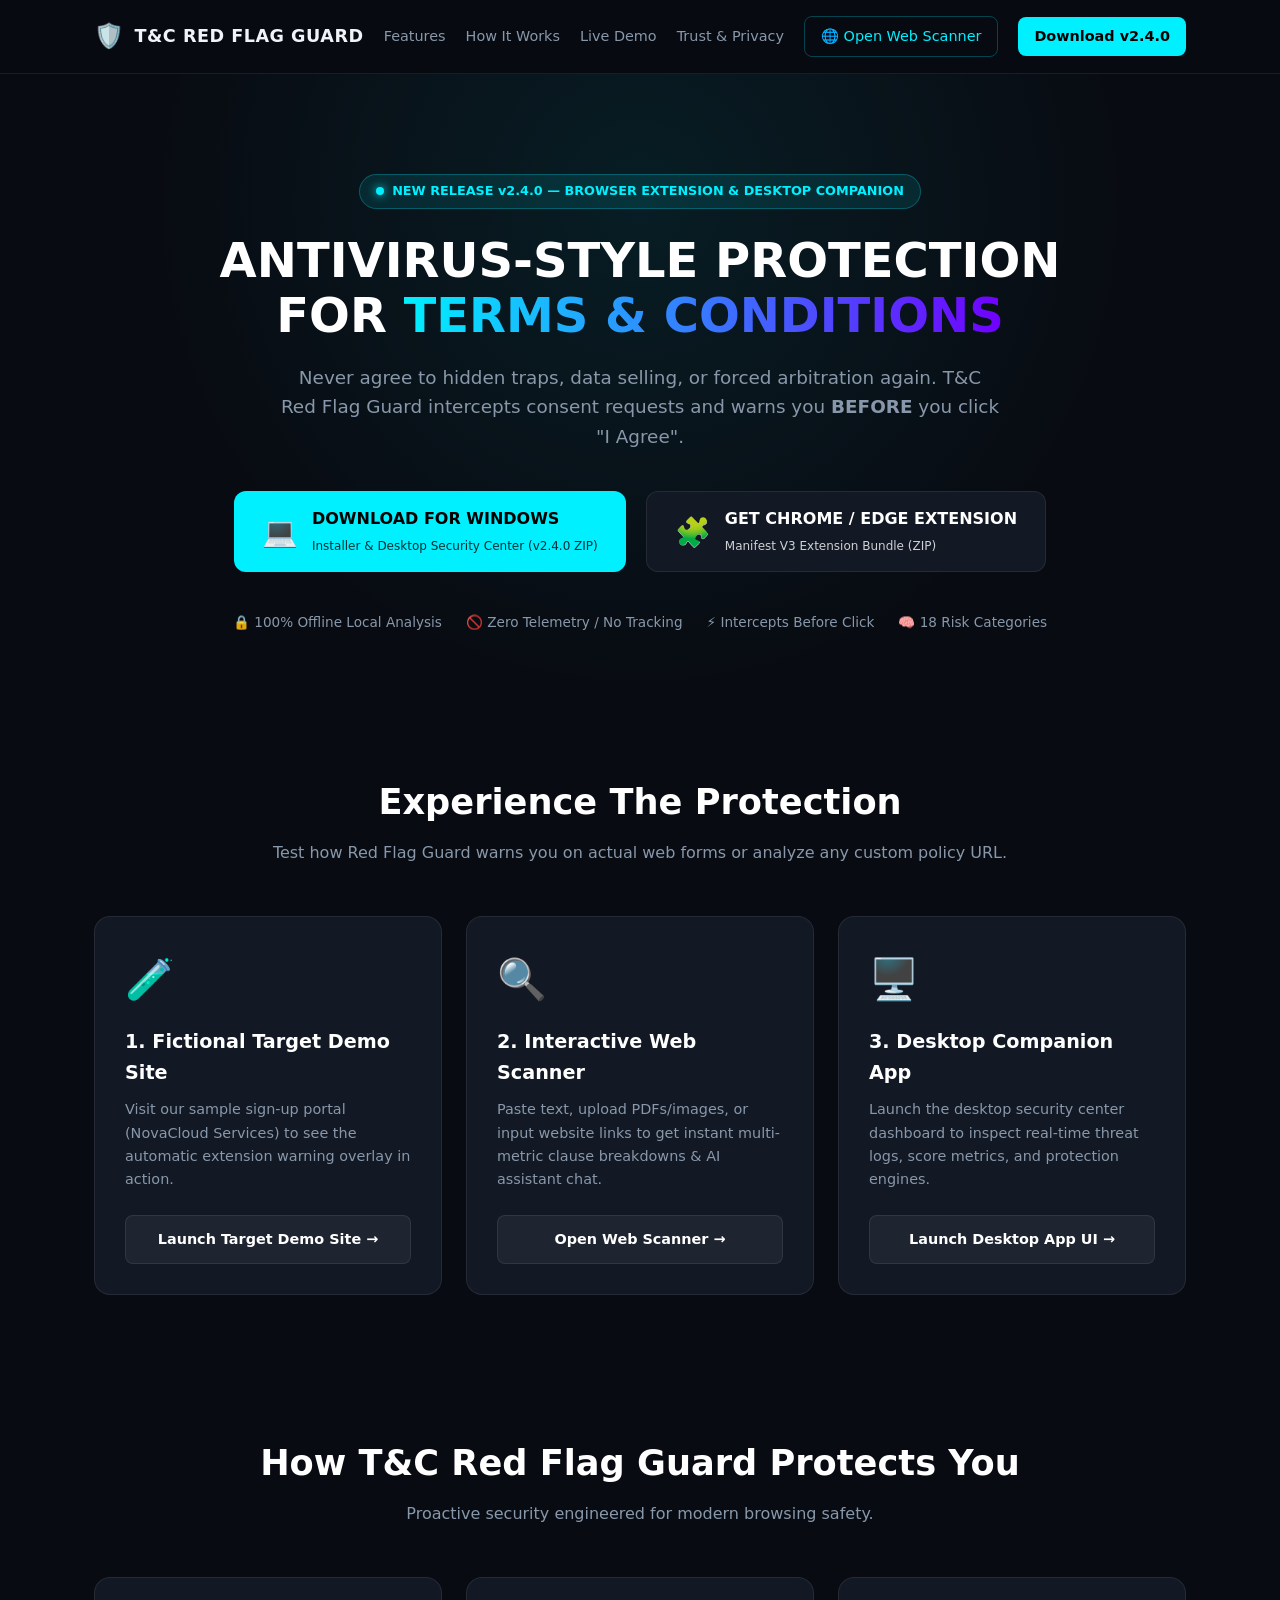
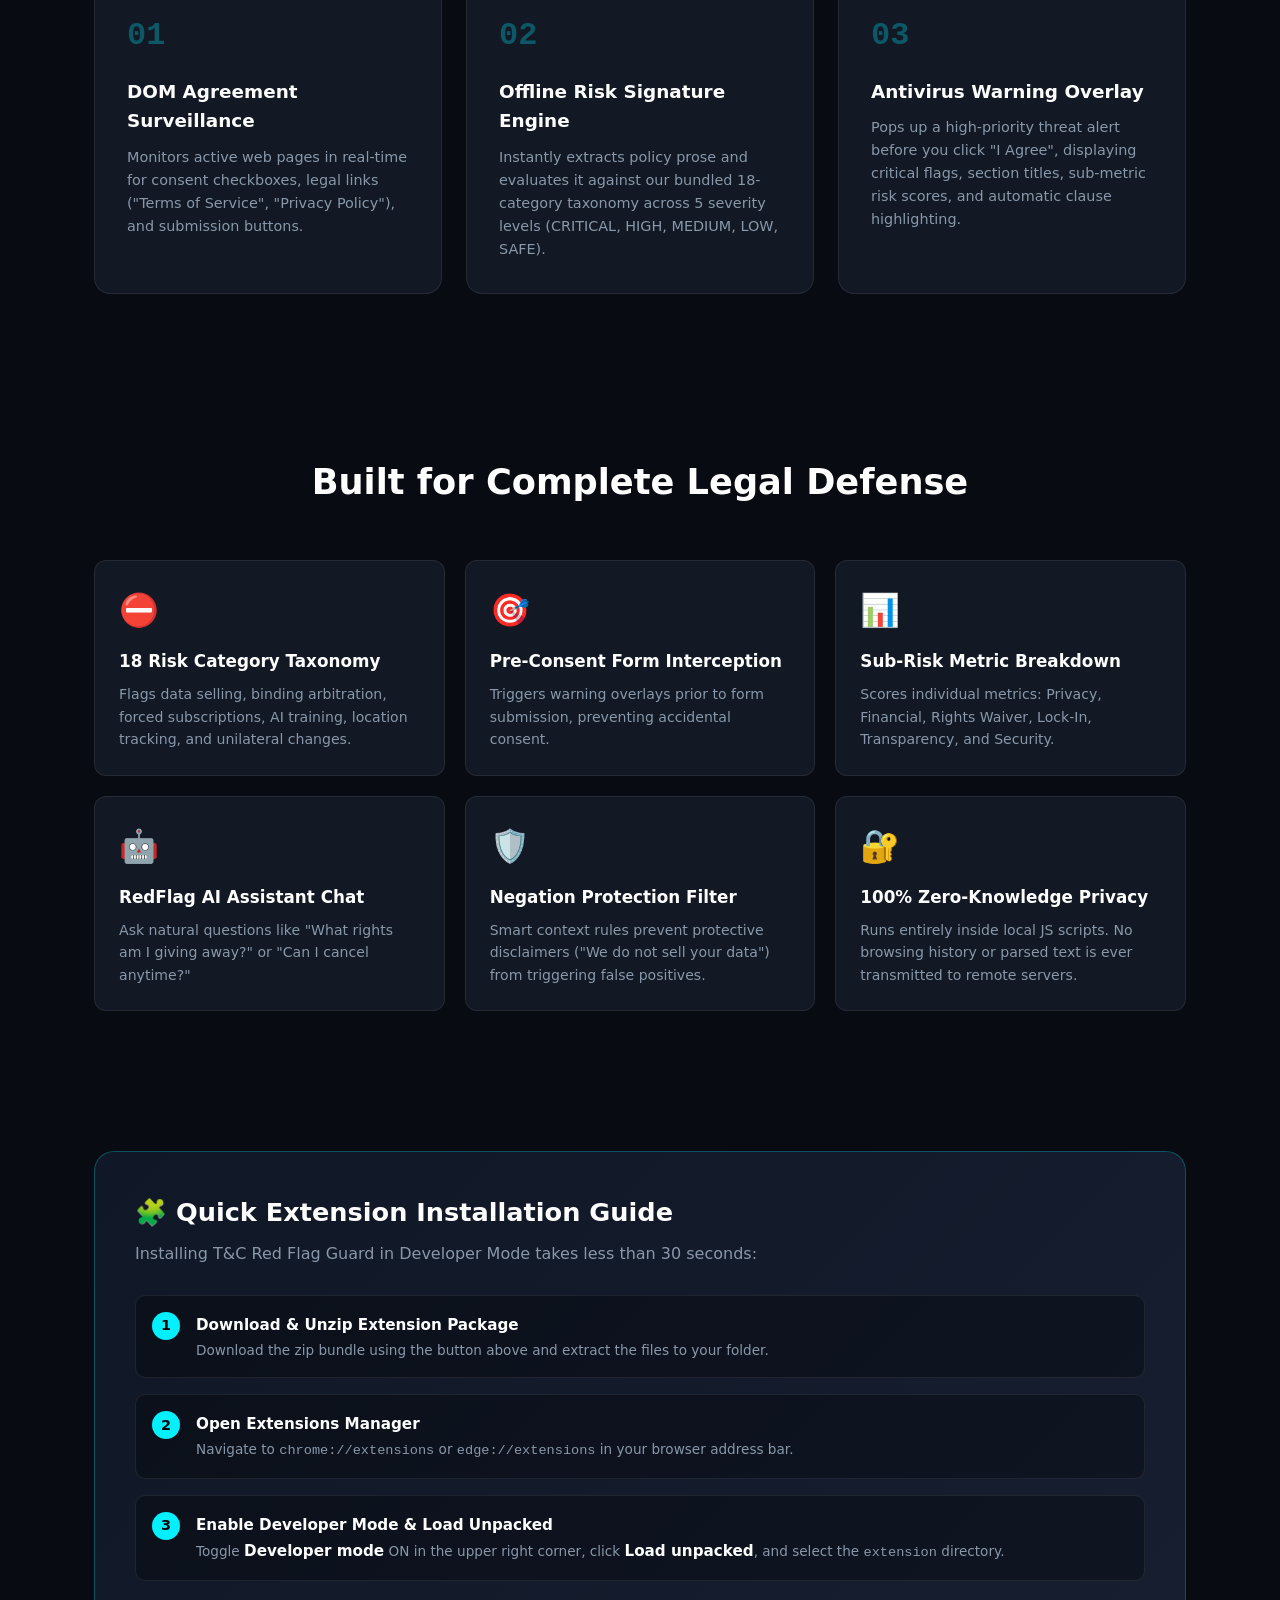
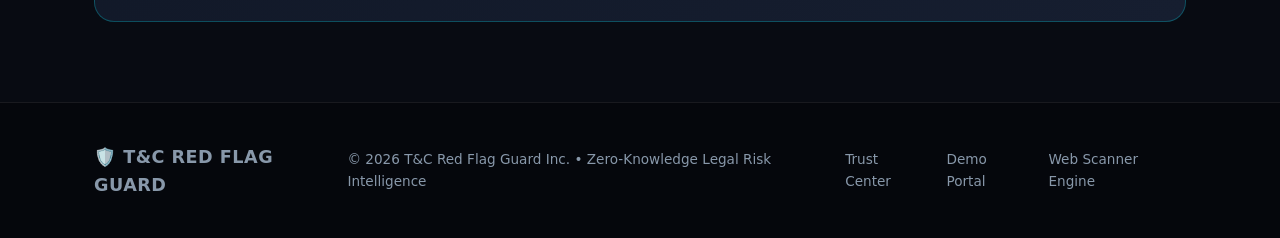
<file: index.html>
<!DOCTYPE html>
<html lang="en">
<head>
  <meta charset="UTF-8">
  <meta http-equiv="refresh" content="0; url=website/index.html">
  <title>Redirecting to T&C Red Flag Guard...</title>
</head>
<body>
  <p>Redirecting to <a href="website/index.html">T&C Red Flag Guard Public Hub</a>...</p>
</body>
</html>
</file>
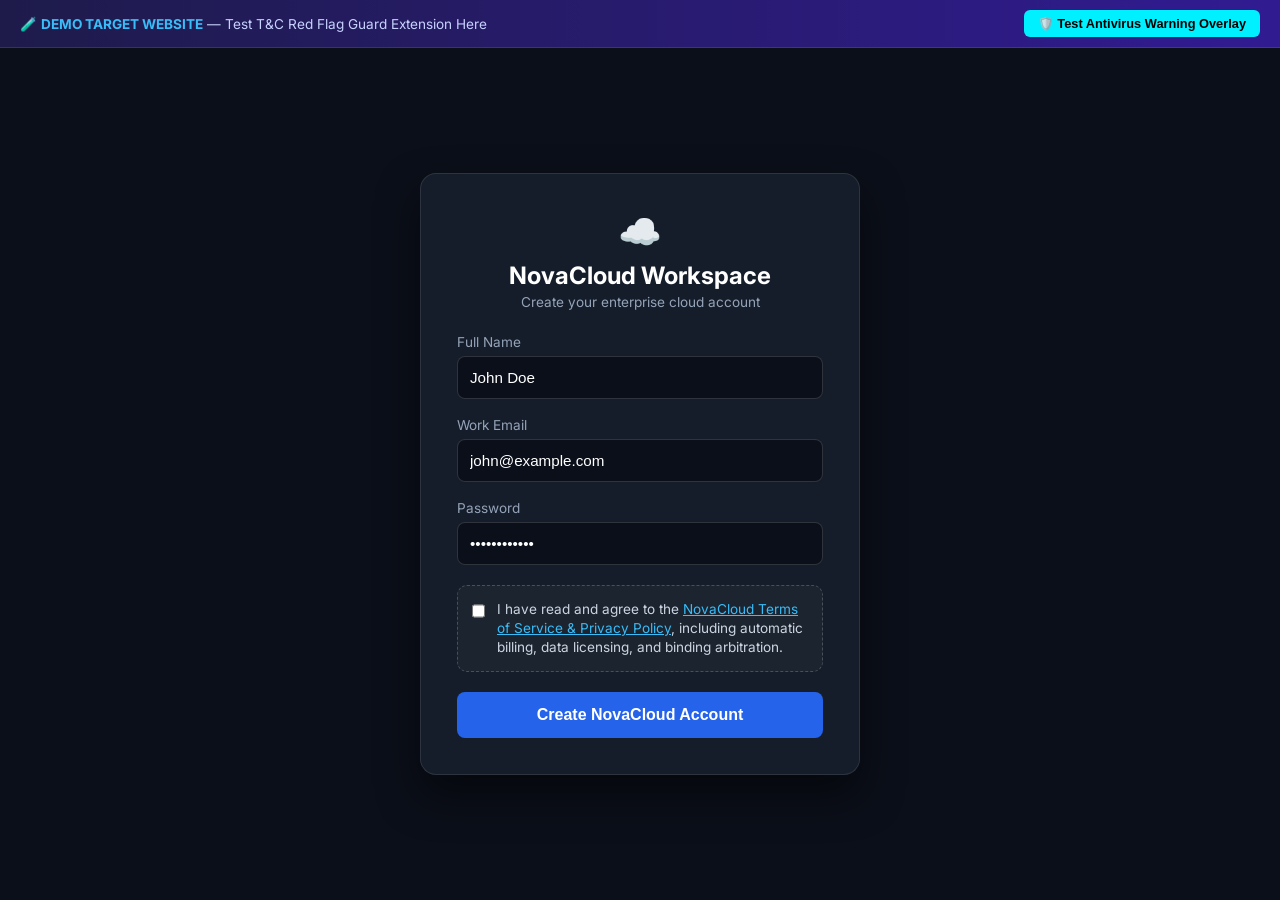
<file: demo/index.html>
<!DOCTYPE html>
<html lang="en">
<head>
  <meta charset="UTF-8">
  <meta name="viewport" content="width=device-width, initial-scale=1.0">
  <title>NovaCloud Services - Create Account (Demo Site)</title>
  <link href="https://fonts.googleapis.com/css2?family=Inter:wght@400;500;600;700&display=swap" rel="stylesheet">
  <style>
    * { box-sizing: border-box; margin: 0; padding: 0; }
    body {
      background: #0b0f19;
      color: #e2e8f0;
      font-family: 'Inter', sans-serif;
      min-height: 100vh;
      display: flex;
      flex-direction: column;
    }
    
    /* Demo Banner */
    .demo-bar {
      background: linear-gradient(90deg, #1e1b4b, #311b92);
      color: #c7d2fe;
      padding: 10px 20px;
      font-size: 0.85rem;
      display: flex;
      justify-content: space-between;
      align-items: center;
      border-bottom: 1px solid rgba(255,255,255,0.1);
    }

    .demo-bar strong { color: #38bdf8; }
    
    .demo-btn {
      background: #00f0ff;
      color: #000;
      border: none;
      padding: 6px 14px;
      border-radius: 6px;
      font-weight: 700;
      cursor: pointer;
      font-size: 0.8rem;
    }

    .demo-btn:hover { background: #38bdf8; }

    /* Page Content */
    .signup-wrapper {
      flex: 1;
      display: flex;
      align-items: center;
      justify-content: center;
      padding: 40px 20px;
    }

    .signup-card {
      background: #151d2a;
      border: 1px solid rgba(255, 255, 255, 0.1);
      border-radius: 16px;
      width: 100%;
      max-width: 440px;
      padding: 36px;
      box-shadow: 0 20px 40px rgba(0,0,0,0.5);
    }

    .brand {
      text-align: center;
      margin-bottom: 24px;
    }

    .brand-logo {
      font-size: 2.2rem;
      margin-bottom: 8px;
    }

    .brand h1 {
      font-size: 1.5rem;
      color: #fff;
    }

    .form-group {
      margin-bottom: 18px;
    }

    .form-group label {
      display: block;
      font-size: 0.85rem;
      color: #94a3b8;
      margin-bottom: 6px;
    }

    .form-group input {
      width: 100%;
      background: #0b0f19;
      border: 1px solid rgba(255,255,255,0.15);
      border-radius: 8px;
      padding: 12px;
      color: #fff;
      font-size: 0.95rem;
    }

    .form-group input:focus {
      outline: none;
      border-color: #38bdf8;
    }

    /* Consent Checkbox Box */
    .terms-consent-box {
      background: rgba(255, 255, 255, 0.03);
      border: 1px dashed rgba(255, 255, 255, 0.2);
      border-radius: 10px;
      padding: 14px;
      margin: 20px 0;
      display: flex;
      align-items: flex-start;
      gap: 12px;
    }

    .terms-consent-box input[type="checkbox"] {
      width: 18px;
      height: 18px;
      margin-top: 2px;
      accent-color: #38bdf8;
      cursor: pointer;
    }

    .terms-label {
      font-size: 0.85rem;
      color: #cbd5e1;
      line-height: 1.4;
    }

    .terms-label a {
      color: #38bdf8;
      text-decoration: underline;
    }

    .submit-btn {
      width: 100%;
      background: #2563eb;
      color: #fff;
      border: none;
      padding: 14px;
      border-radius: 8px;
      font-size: 1rem;
      font-weight: 700;
      cursor: pointer;
      transition: background 0.2s;
    }

    .submit-btn:hover {
      background: #1d4ed8;
    }
  </style>
</head>
<body>

  <!-- Demo Test Header Bar -->
  <div class="demo-bar">
    <div>
      🧪 <strong>DEMO TARGET WEBSITE</strong> — Test T&C Red Flag Guard Extension Here
    </div>
    <button class="demo-btn" id="triggerDemoPopupBtn">🛡️ Test Antivirus Warning Overlay</button>
  </div>

  <div class="signup-wrapper">
    <div class="signup-card">
      <div class="brand">
        <div class="brand-logo">☁️</div>
        <h1>NovaCloud Workspace</h1>
        <p style="font-size:0.85rem; color:#94a3b8; margin-top:4px;">Create your enterprise cloud account</p>
      </div>

      <form id="signupForm" onsubmit="event.preventDefault(); alert('Account creation blocked by security guard demo.');">
        <div class="form-group">
          <label>Full Name</label>
          <input type="text" placeholder="John Doe" value="John Doe">
        </div>

        <div class="form-group">
          <label>Work Email</label>
          <input type="email" placeholder="john@company.com" value="john@example.com">
        </div>

        <div class="form-group">
          <label>Password</label>
          <input type="password" placeholder="••••••••••••" value="Password123!">
        </div>

        <!-- Agreement Detection Target Box -->
        <div class="terms-consent-box" id="consentBox">
          <input type="checkbox" id="agreeCheckbox" required>
          <label for="agreeCheckbox" class="terms-label">
            I have read and agree to the <a href="terms.html" target="_blank" id="termsLink">NovaCloud Terms of Service & Privacy Policy</a>, including automatic billing, data licensing, and binding arbitration.
          </label>
        </div>

        <button type="submit" class="submit-btn" id="createAccountBtn">Create NovaCloud Account</button>
      </form>
    </div>
  </div>

  <script>
    function triggerInlineAntivirusWarning() {
      if (document.getElementById("tc-redflag-guard-overlay")) return;

      const overlay = document.createElement("div");
      overlay.id = "tc-redflag-guard-overlay";
      overlay.style.cssText = `
        position: fixed;
        bottom: 24px;
        right: 24px;
        width: 390px;
        max-width: calc(100vw - 32px);
        background: #090e18;
        border: 2px solid #dc2626;
        border-radius: 14px;
        box-shadow: 0 0 35px rgba(0, 242, 255, 0.25), 0 20px 40px rgba(0,0,0,0.9);
        z-index: 2147483647;
        font-family: -apple-system, BlinkMacSystemFont, 'Segoe UI', Roboto, sans-serif;
        color: #e2e8f0;
        padding: 20px;
        box-sizing: border-box;
      `;

      overlay.innerHTML = `
        <div style="display: flex; align-items: center; justify-content: space-between; border-bottom: 1px solid rgba(255,255,255,0.1); padding-bottom: 12px; margin-bottom: 14px;">
          <div style="display: flex; align-items: center; gap: 10px;">
            <span style="font-size: 1.5rem;">🛡️</span>
            <div>
              <div style="font-weight: 800; font-size: 0.95rem; letter-spacing: 0.5px; color: #fff;">AGREEMENT DETECTED</div>
              <div style="font-size: 0.75rem; color: #ff4757; font-weight: 700;">BEFORE CONSENT ACCEPTANCE</div>
            </div>
          </div>
          <span id="tc-close-overlay" style="cursor: pointer; font-size: 1.2rem; color: #94a3b8; padding: 4px;">✕</span>
        </div>

        <div style="display: flex; align-items: center; justify-content: space-between; background: rgba(220, 38, 38, 0.1); border: 1px solid rgba(220, 38, 38, 0.3); padding: 10px 14px; border-radius: 10px; margin-bottom: 14px;">
          <div>
            <div style="font-size: 0.75rem; color: #94a3b8;">SAFETY SCORE</div>
            <div style="font-size: 1.6rem; font-weight: 900; color: #ff4757; font-family: monospace;">18 / 100</div>
          </div>
          <span style="background: rgba(220,38,38,0.2); color: #ff4757; border: 1px solid #dc2626; padding: 4px 10px; border-radius: 6px; font-weight: 800; font-size: 0.8rem;">
            ⛔ CRITICAL RISK
          </span>
        </div>

        <div style="font-size: 0.84rem; font-weight: 700; color: #fff; margin-bottom: 8px;">🚨 Critical Red Flags Detected:</div>
        <ul style="font-size: 0.8rem; color: #cbd5e1; padding-left: 18px; margin-bottom: 16px; line-height: 1.6;">
          <li>⛔ <strong>Mandatory Binding Arbitration:</strong> Cayman Islands jurisdiction</li>
          <li>⛔ <strong>AI Model Training License:</strong> Unrestricted access to user files</li>
          <li>🔴 <strong>Data Selling:</strong> Personal data shared with ad brokers</li>
          <li>🔴 <strong>Auto-Renewal:</strong> Converts to $299/mo subscription</li>
        </ul>

        <div style="display: flex; flex-direction: column; gap: 8px;">
          <button id="tc-view-clauses-btn" style="width: 100%; background: #00f2ff; color: #000; border: none; padding: 10px; border-radius: 8px; font-weight: 800; font-size: 0.85rem; cursor: pointer;">
            🔍 Understand Risk & View Clauses
          </button>
          <button id="tc-accept-anyway-btn" style="width: 100%; background: rgba(255,255,255,0.06); color: #94a3b8; border: 1px solid rgba(255,255,255,0.1); padding: 8px; border-radius: 8px; font-size: 0.78rem; cursor: pointer;">
            Proceed & Accept Terms
          </button>
        </div>
      `;

      document.body.appendChild(overlay);

      document.getElementById("tc-close-overlay").onclick = () => overlay.remove();
      document.getElementById("tc-accept-anyway-btn").onclick = () => overlay.remove();
      document.getElementById("tc-view-clauses-btn").onclick = () => {
        alert("🛡️ T&C RED FLAG GUARD:\n\n1. Section 1: Binding Arbitration in Cayman Islands (Class Action Waiver)\n2. Section 2: Perpetual License & AI Model Training\n3. Section 3: Data Sale & Third-Party Ad Broker Sharing\n4. Section 4: Auto-Renewal ($299/month)\n\nReview terms in full before consenting.");
      };
    }

    document.getElementById('triggerDemoPopupBtn').addEventListener('click', () => {
      if (window.showRedFlagWarningOverlay) {
        window.showRedFlagWarningOverlay();
      } else {
        triggerInlineAntivirusWarning();
      }
    });
  </script>
</body>
</html>
</file>
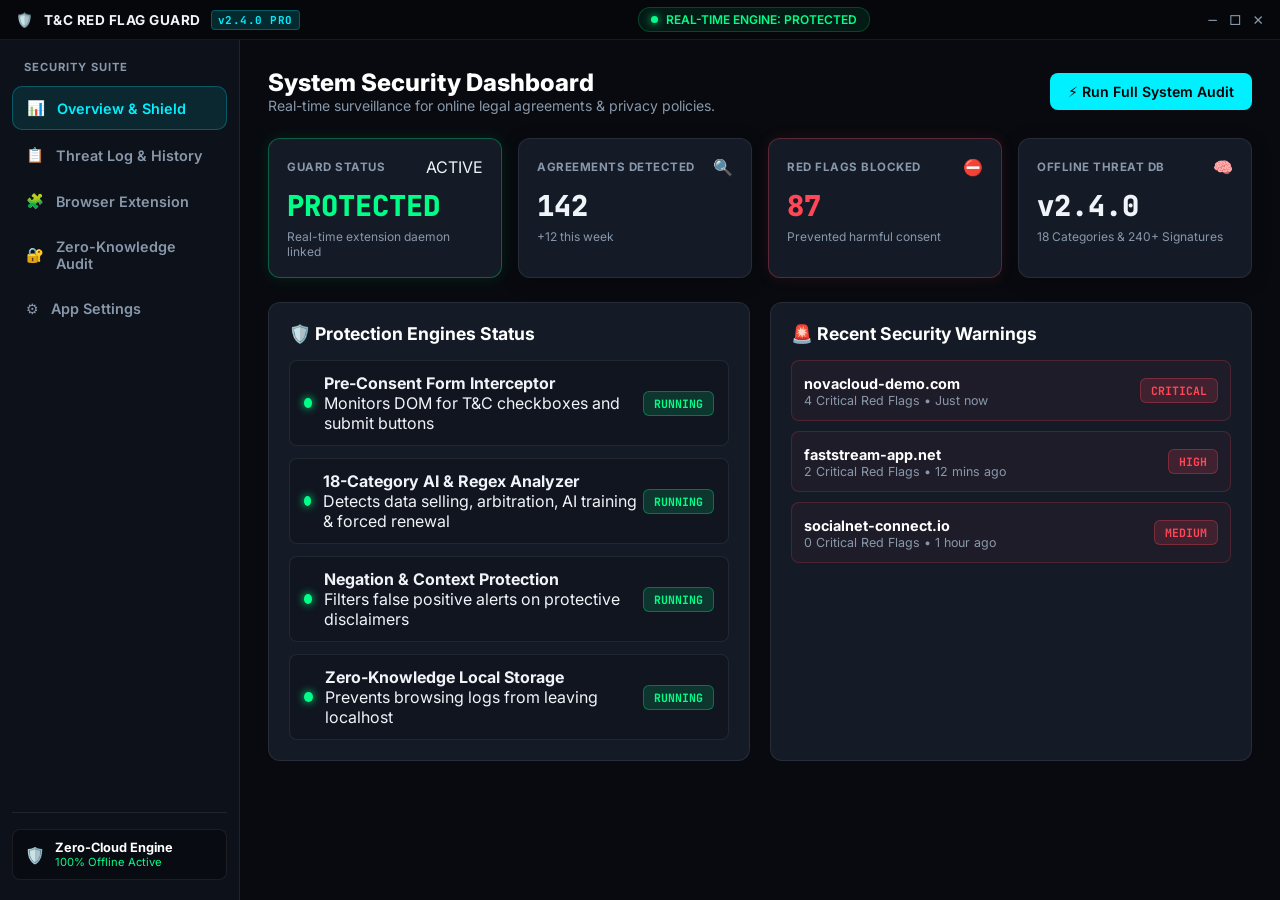
<file: desktop/index.html>
<!DOCTYPE html>
<html lang="en">
<head>
  <meta charset="UTF-8">
  <meta name="viewport" content="width=device-width, initial-scale=1.0">
  <title>🛡️ T&C RED FLAG GUARD - Desktop Security Center</title>
  <link rel="stylesheet" href="styles.css">
  <link href="https://fonts.googleapis.com/css2?family=JetBrains+Mono:wght@400;500;600;700&family=Inter:wght@400;500;600;700;800&display=swap" rel="stylesheet">
</head>
<body>
  <!-- Window Titlebar (Cybersecurity App Chrome) -->
  <div class="titlebar">
    <div class="titlebar-brand">
      <span class="app-icon">🛡️</span>
      <span class="app-title">T&C RED FLAG GUARD</span>
      <span class="app-badge">v2.4.0 PRO</span>
    </div>
    <div class="system-status-indicator">
      <span class="pulse-dot green"></span>
      <span>REAL-TIME ENGINE: PROTECTED</span>
    </div>
    <div class="window-controls">
      <span class="win-btn min">─</span>
      <span class="win-btn max">□</span>
      <span class="win-btn close">✕</span>
    </div>
  </div>

  <div class="app-container">
    <!-- Sidebar Navigation -->
    <nav class="sidebar">
      <div class="nav-section-title">SECURITY SUITE</div>
      <button class="nav-item active" data-tab="overview">
        <span class="nav-icon">📊</span> Overview & Shield
      </button>
      <button class="nav-item" data-tab="history">
        <span class="nav-icon">📋</span> Threat Log & History
      </button>
      <button class="nav-item" data-tab="extension">
        <span class="nav-icon">🧩</span> Browser Extension
      </button>
      <button class="nav-item" data-tab="privacy">
        <span class="nav-icon">🔐</span> Zero-Knowledge Audit
      </button>
      <button class="nav-item" data-tab="settings">
        <span class="nav-icon">⚙️</span> App Settings
      </button>

      <div class="sidebar-footer">
        <div class="protection-badge-box">
          <div class="shield-mini">🛡️</div>
          <div>
            <div class="shield-status-title">Zero-Cloud Engine</div>
            <div class="shield-status-sub">100% Offline Active</div>
          </div>
        </div>
      </div>
    </nav>

    <!-- Main Workspace Content -->
    <main class="main-content">
      <!-- TAB 1: OVERVIEW -->
      <section id="tab-overview" class="tab-panel active">
        <div class="panel-header">
          <div>
            <h2>System Security Dashboard</h2>
            <p class="panel-subtitle">Real-time surveillance for online legal agreements & privacy policies.</p>
          </div>
          <button class="btn btn-cyan" id="quickAuditBtn">⚡ Run Full System Audit</button>
        </div>

        <!-- Metric Cards Grid -->
        <div class="metrics-grid">
          <div class="metric-card glow-green">
            <div class="metric-header">
              <span class="metric-title">GUARD STATUS</span>
              <span class="status-indicator">ACTIVE</span>
            </div>
            <div class="metric-value green-text">PROTECTED</div>
            <div class="metric-footnote">Real-time extension daemon linked</div>
          </div>

          <div class="metric-card">
            <div class="metric-header">
              <span class="metric-title">AGREEMENTS DETECTED</span>
              <span class="metric-icon">🔍</span>
            </div>
            <div class="metric-value" id="statDetectedCount">142</div>
            <div class="metric-footnote">+12 this week</div>
          </div>

          <div class="metric-card glow-red">
            <div class="metric-header">
              <span class="metric-title">RED FLAGS BLOCKED</span>
              <span class="metric-icon">⛔</span>
            </div>
            <div class="metric-value red-text" id="statBlockedCount">87</div>
            <div class="metric-footnote">Prevented harmful consent</div>
          </div>

          <div class="metric-card">
            <div class="metric-header">
              <span class="metric-title">OFFLINE THREAT DB</span>
              <span class="metric-icon">🧠</span>
            </div>
            <div class="metric-value">v2.4.0</div>
            <div class="metric-footnote">18 Categories & 240+ Signatures</div>
          </div>
        </div>

        <!-- System Shield Status & Quick Scanner -->
        <div class="two-column-grid">
          <div class="card status-panel">
            <h3>🛡️ Protection Engines Status</h3>
            <div class="engine-list">
              <div class="engine-item">
                <div class="engine-info">
                  <span class="engine-dot active"></span>
                  <div>
                    <strong>Pre-Consent Form Interceptor</strong>
                    <p>Monitors DOM for T&C checkboxes and submit buttons</p>
                  </div>
                </div>
                <span class="badge badge-success">RUNNING</span>
              </div>

              <div class="engine-item">
                <div class="engine-info">
                  <span class="engine-dot active"></span>
                  <div>
                    <strong>18-Category AI & Regex Analyzer</strong>
                    <p>Detects data selling, arbitration, AI training & forced renewal</p>
                  </div>
                </div>
                <span class="badge badge-success">RUNNING</span>
              </div>

              <div class="engine-item">
                <div class="engine-info">
                  <span class="engine-dot active"></span>
                  <div>
                    <strong>Negation & Context Protection</strong>
                    <p>Filters false positive alerts on protective disclaimers</p>
                  </div>
                </div>
                <span class="badge badge-success">RUNNING</span>
              </div>

              <div class="engine-item">
                <div class="engine-info">
                  <span class="engine-dot active"></span>
                  <div>
                    <strong>Zero-Knowledge Local Storage</strong>
                    <p>Prevents browsing logs from leaving localhost</p>
                  </div>
                </div>
                <span class="badge badge-success">RUNNING</span>
              </div>
            </div>
          </div>

          <div class="card recent-alerts-panel">
            <h3>🚨 Recent Security Warnings</h3>
            <div class="recent-alerts-list" id="recentAlertsList">
              <!-- Populated by JS -->
            </div>
          </div>
        </div>
      </section>

      <!-- TAB 2: THREAT LOG & HISTORY -->
      <section id="tab-history" class="tab-panel">
        <div class="panel-header">
          <div>
            <h2>Agreement Interception Logs</h2>
            <p class="panel-subtitle">History of intercepted agreements and clause risk breakdowns.</p>
          </div>
          <div class="button-group">
            <button class="btn btn-secondary" id="exportHistoryBtn">📥 Export CSV Report</button>
            <button class="btn btn-secondary" id="clearLogBtn">🗑️ Clear Logs</button>
          </div>
        </div>

        <div class="card table-card">
          <table class="log-table">
            <thead>
              <tr>
                <th>Timestamp</th>
                <th>Target Domain / Service</th>
                <th>Safety Score</th>
                <th>Critical Flags</th>
                <th>High Flags</th>
                <th>Action Taken</th>
              </tr>
            </thead>
            <tbody id="historyTableBody">
              <!-- Populated by JS -->
            </tbody>
          </table>
        </div>
      </section>

      <!-- TAB 3: BROWSER EXTENSION -->
      <section id="tab-extension" class="tab-panel">
        <div class="panel-header">
          <div>
            <h2>Browser Extension Companion Status</h2>
            <p class="panel-subtitle">Link and monitor Chrome, Edge, Brave, and Firefox extensions.</p>
          </div>
        </div>

        <div class="two-column-grid">
          <div class="card">
            <h3>🧩 Installed Extensions</h3>
            <div class="browser-status-list">
              <div class="browser-card">
                <div class="browser-icon">🌐</div>
                <div class="browser-details">
                  <strong>Google Chrome / Chromium</strong>
                  <p>Extension v2.0.0 Active • Daemon Sync OK</p>
                </div>
                <span class="badge badge-success">CONNECTED</span>
              </div>

              <div class="browser-card">
                <div class="browser-icon">🌊</div>
                <div class="browser-details">
                  <strong>Microsoft Edge</strong>
                  <p>Extension v2.0.0 Active • Daemon Sync OK</p>
                </div>
                <span class="badge badge-success">CONNECTED</span>
              </div>

              <div class="browser-card">
                <div class="browser-icon">🦁</div>
                <div class="browser-details">
                  <strong>Brave Browser</strong>
                  <p>Extension v2.0.0 Active • Daemon Sync OK</p>
                </div>
                <span class="badge badge-success">CONNECTED</span>
              </div>
            </div>
          </div>

          <div class="card">
            <h3>📦 Quick Extension Loader</h3>
            <p class="card-desc">Need to load the unpacked extension into your browser?</p>
            <ol class="step-list">
              <li>Open <code>chrome://extensions</code> or <code>edge://extensions</code></li>
              <li>Toggle <strong>Developer mode</strong> in top-right corner.</li>
              <li>Click <strong>Load unpacked</strong>.</li>
              <li>Select folder: <code>tc-red-flag-scanner/extension</code></li>
            </ol>
            <button class="btn btn-cyan" id="openExtFolderBtn">📁 Locate Extension Folder</button>
          </div>
        </div>
      </section>

      <!-- TAB 4: ZERO-KNOWLEDGE AUDIT -->
      <section id="tab-privacy" class="tab-panel">
        <div class="panel-header">
          <div>
            <h2>Zero-Knowledge Privacy Verification</h2>
            <p class="panel-subtitle">Independent verification that no browsing data or text ever leaves your machine.</p>
          </div>
        </div>

        <div class="card">
          <div class="audit-banner">
            <div class="audit-shield">🔒</div>
            <div>
              <h3>100% LOCAL PROCESSING GUARANTEE</h3>
              <p>T&C Red Flag Guard operates using an embedded regex parsing model and bundled threat dataset. No tracking telemetry, no network calls during clause parsing, and no third-party data sales.</p>
            </div>
          </div>

          <div class="audit-checklist">
            <div class="check-item">
              <span class="check-icon">✓</span>
              <div>
                <strong>Network Activity Monitor</strong>
                <p>0 Outbound telemetry payload events detected during T&C agreement analysis.</p>
              </div>
            </div>

            <div class="check-item">
              <span class="check-icon">✓</span>
              <div>
                <strong>Clause Extraction Isolation</strong>
                <p>DOM text is parsed in memory and destroyed upon tab closure.</p>
              </div>
            </div>

            <div class="check-item">
              <span class="check-icon">✓</span>
              <div>
                <strong>Offline Threat Signature Engine</strong>
                <p>18 Risk rule taxonomies stored in local <code>rules_data.js</code> manifest.</p>
              </div>
            </div>
          </div>
        </div>
      </section>

      <!-- TAB 5: APP SETTINGS -->
      <section id="tab-settings" class="tab-panel">
        <div class="panel-header">
          <div>
            <h2>Desktop Application Settings</h2>
            <p class="panel-subtitle">Configure system background daemon, launch behavior, and notifications.</p>
          </div>
        </div>

        <div class="card">
          <div class="setting-toggle-row">
            <div>
              <strong>Start with Windows / System Boot</strong>
              <p>Keep Red Flag Guard running silently in system tray.</p>
            </div>
            <label class="switch">
              <input type="checkbox" checked>
              <span class="slider"></span>
            </label>
          </div>

          <div class="setting-toggle-row">
            <div>
              <strong>System Tray Security Notifications</strong>
              <p>Show desktop notifications when critical legal threats are blocked.</p>
            </div>
            <label class="switch">
              <input type="checkbox" checked>
              <span class="slider"></span>
            </label>
          </div>

          <div class="setting-toggle-row">
            <div>
              <strong>Auto-Update Threat Signatures</strong>
              <p>Automatically download updated offline threat rule packs.</p>
            </div>
            <label class="switch">
              <input type="checkbox" checked>
              <span class="slider"></span>
            </label>
          </div>
        </div>
      </section>
    </main>
  </div>

  <script src="app.js"></script>
</body>
</html>
</file>
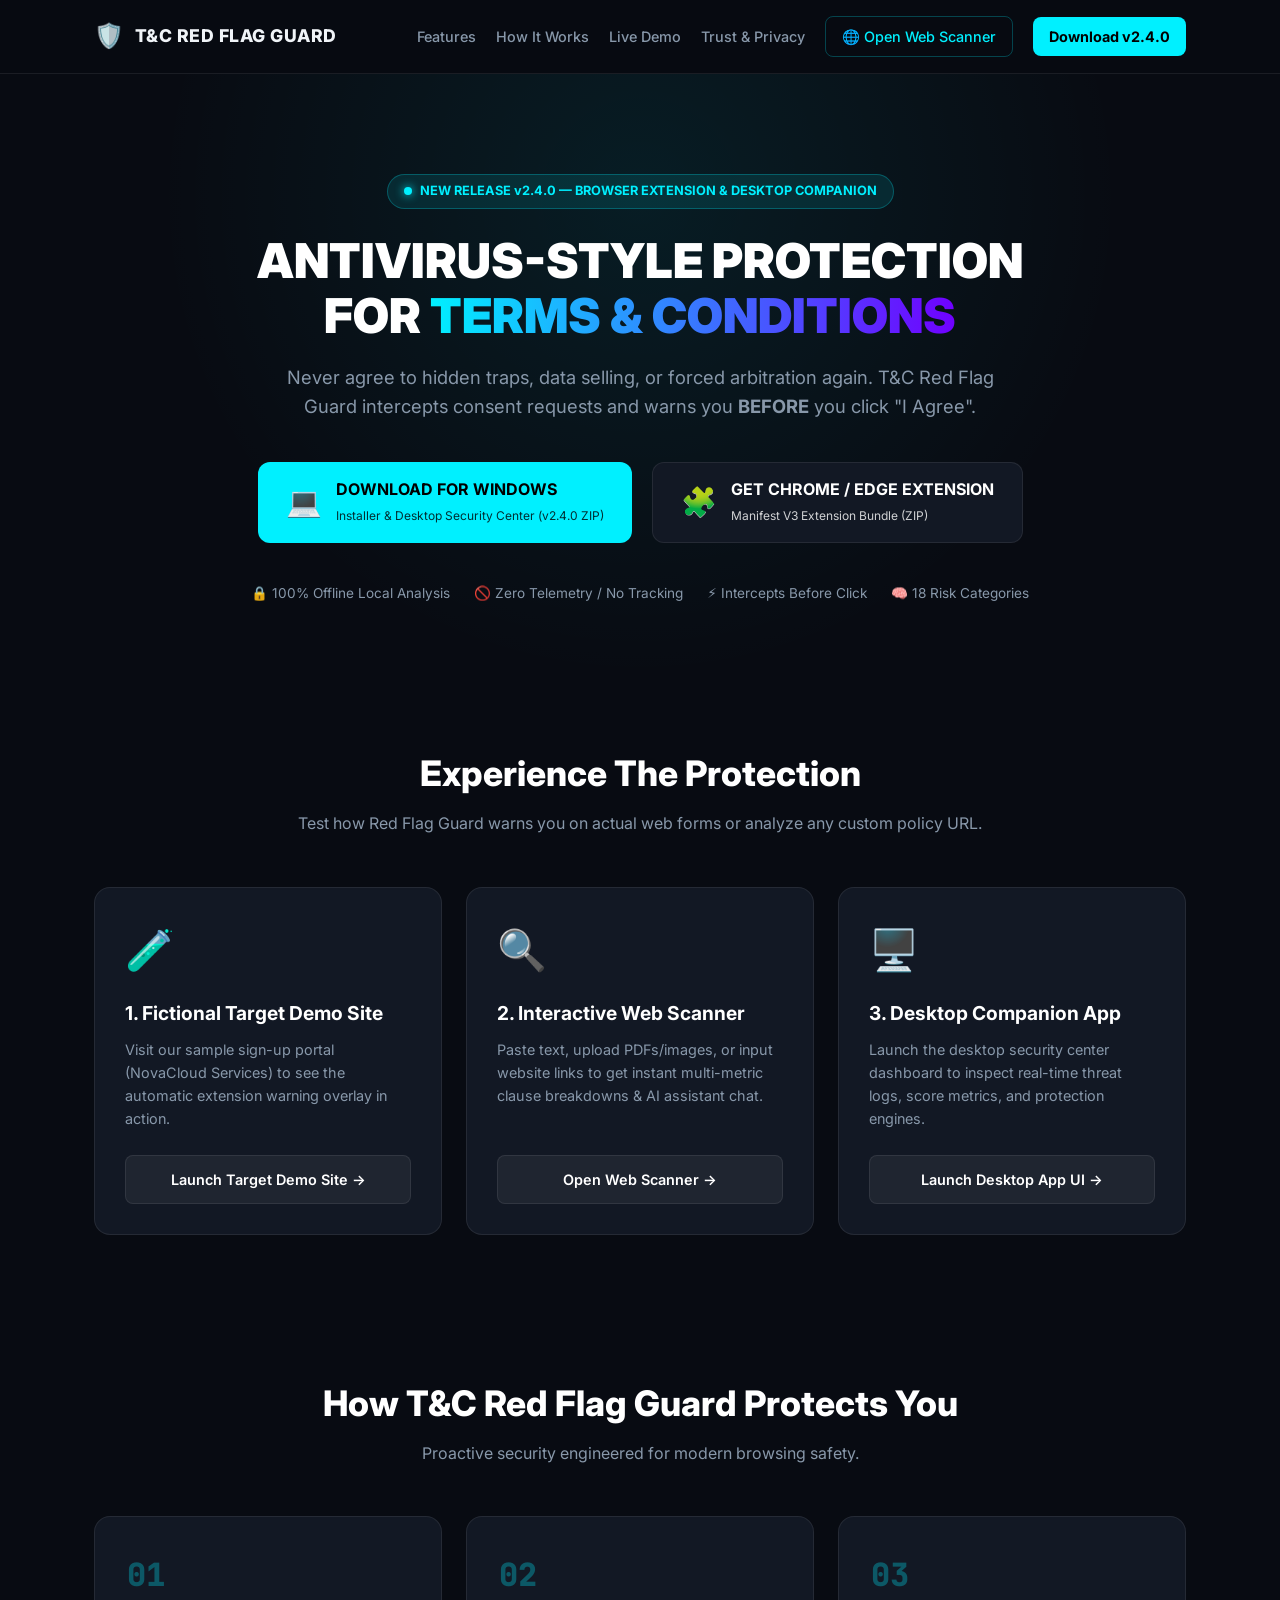
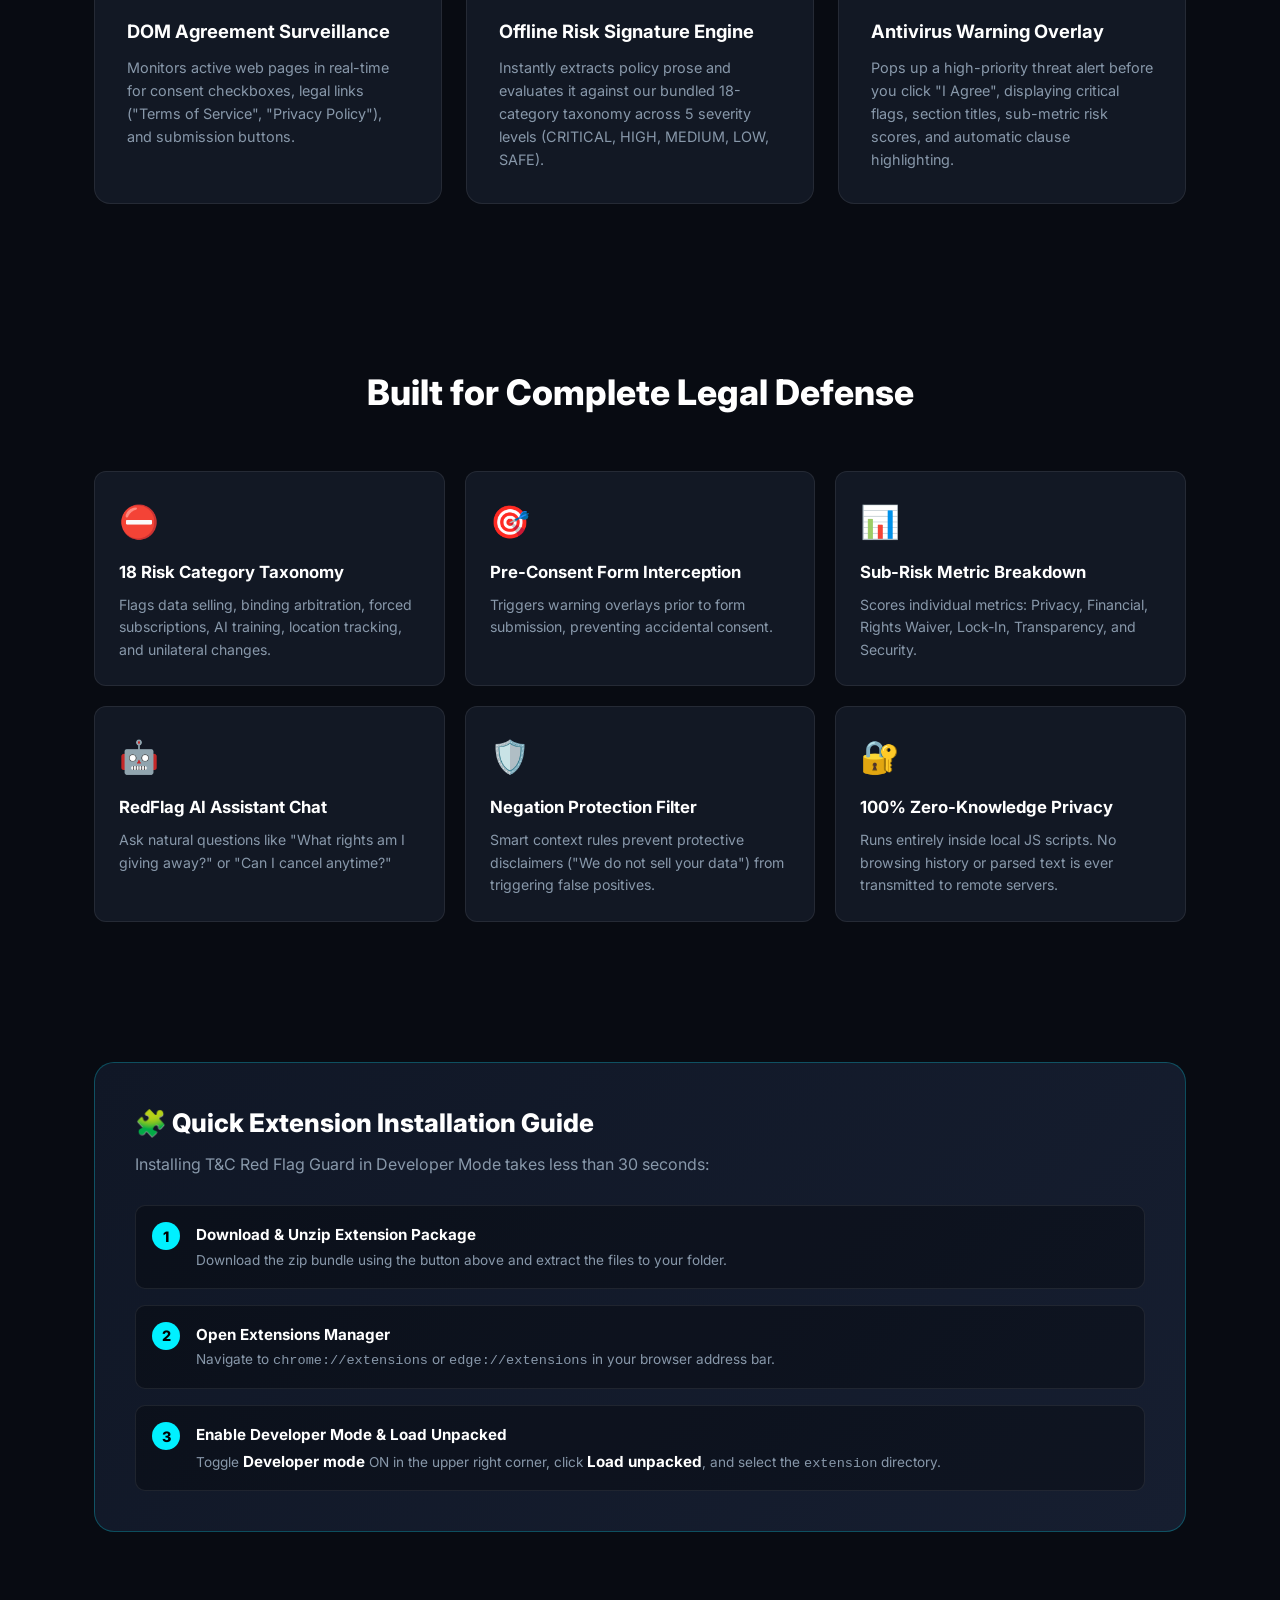
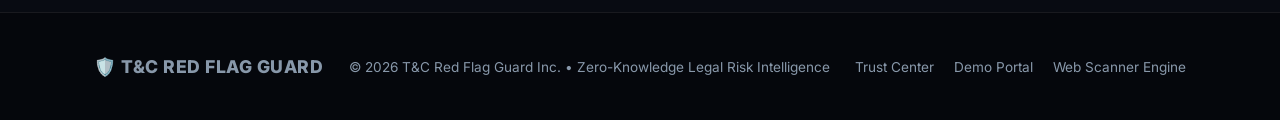
<file: website/index.html>
<!DOCTYPE html>
<html lang="en">
<head>
  <meta charset="UTF-8">
  <meta name="viewport" content="width=device-width, initial-scale=1.0">
  <title>🛡️ T&C RED FLAG GUARD - Antivirus Protection for Terms & Conditions</title>
  <link rel="stylesheet" href="css/style.css">
  <link href="https://fonts.googleapis.com/css2?family=JetBrains+Mono:wght@400;600;700&family=Inter:wght@400;500;600;700;800;900&display=swap" rel="stylesheet">
</head>
<body>

  <!-- Top Navbar -->
  <header class="navbar">
    <div class="nav-container">
      <div class="brand">
        <span class="brand-icon">🛡️</span>
        <span class="brand-name">T&C RED FLAG GUARD</span>
      </div>
      <nav class="nav-links">
        <a href="#features">Features</a>
        <a href="#how-it-works">How It Works</a>
        <a href="#demo">Live Demo</a>
        <a href="trust.html">Trust & Privacy</a>
        <a href="../frontend/index.html" class="nav-btn-outline">🌐 Open Web Scanner</a>
        <a href="#download" class="nav-btn-primary">Download v2.4.0</a>
      </nav>
    </div>
  </header>

  <!-- Hero Section -->
  <section class="hero">
    <div class="hero-container">
      <div class="hero-badge">
        <span class="pulse-dot"></span> NEW RELEASE v2.4.0 — BROWSER EXTENSION & DESKTOP COMPANION
      </div>
      <h1 class="hero-title">
        ANTIVIRUS-STYLE PROTECTION FOR <span class="gradient-text">TERMS & CONDITIONS</span>
      </h1>
      <p class="hero-subtitle">
        Never agree to hidden traps, data selling, or forced arbitration again. T&C Red Flag Guard intercepts consent requests and warns you <strong>BEFORE</strong> you click "I Agree".
      </p>

      <div class="cta-group" id="download">
        <a href="tc_red_flag_guard_v2.4.0_windows.zip" download="tc_red_flag_guard_v2.4.0_windows.zip" class="btn btn-download" id="downloadWinBtn" style="text-decoration:none;">
          <span class="btn-icon">💻</span>
          <div class="btn-text">
            <strong>DOWNLOAD FOR WINDOWS</strong>
            <small>Installer & Desktop Security Center (v2.4.0 ZIP)</small>
          </div>
        </a>

        <a href="tc_red_flag_guard_v2.4.0_windows.zip" download="tc_red_flag_guard_v2.4.0_windows.zip" class="btn btn-extension" id="downloadExtBtn" style="text-decoration:none;">
          <span class="btn-icon">🧩</span>
          <div class="btn-text">
            <strong>GET CHROME / EDGE EXTENSION</strong>
            <small>Manifest V3 Extension Bundle (ZIP)</small>
          </div>
        </a>
      </div>

      <div class="hero-trust-badges">
        <span>🔒 100% Offline Local Analysis</span>
        <span>🚫 Zero Telemetry / No Tracking</span>
        <span>⚡ Intercepts Before Click</span>
        <span>🧠 18 Risk Categories</span>
      </div>
    </div>
  </section>

  <!-- Interactive Live Product Demo Bar -->
  <section class="demo-section" id="demo">
    <div class="container">
      <div class="section-header">
        <h2>Experience The Protection</h2>
        <p>Test how Red Flag Guard warns you on actual web forms or analyze any custom policy URL.</p>
      </div>

      <div class="demo-cards-grid">
        <div class="demo-card card-purple">
          <div class="demo-card-icon">🧪</div>
          <h3>1. Fictional Target Demo Site</h3>
          <p>Visit our sample sign-up portal (NovaCloud Services) to see the automatic extension warning overlay in action.</p>
          <a href="../demo/index.html" target="_blank" class="btn btn-card">Launch Target Demo Site →</a>
        </div>

        <div class="demo-card card-cyan">
          <div class="demo-card-icon">🔍</div>
          <h3>2. Interactive Web Scanner</h3>
          <p>Paste text, upload PDFs/images, or input website links to get instant multi-metric clause breakdowns & AI assistant chat.</p>
          <a href="../frontend/index.html" target="_blank" class="btn btn-card">Open Web Scanner →</a>
        </div>

        <div class="demo-card card-green">
          <div class="demo-card-icon">🖥️</div>
          <h3>3. Desktop Companion App</h3>
          <p>Launch the desktop security center dashboard to inspect real-time threat logs, score metrics, and protection engines.</p>
          <a href="../desktop/index.html" target="_blank" class="btn btn-card">Launch Desktop App UI →</a>
        </div>
      </div>
    </div>
  </section>

  <!-- How It Works -->
  <section class="how-it-works" id="how-it-works">
    <div class="container">
      <div class="section-header">
        <h2>How T&C Red Flag Guard Protects You</h2>
        <p>Proactive security engineered for modern browsing safety.</p>
      </div>

      <div class="steps-grid">
        <div class="step-card">
          <div class="step-number">01</div>
          <h3>DOM Agreement Surveillance</h3>
          <p>Monitors active web pages in real-time for consent checkboxes, legal links ("Terms of Service", "Privacy Policy"), and submission buttons.</p>
        </div>

        <div class="step-card">
          <div class="step-number">02</div>
          <h3>Offline Risk Signature Engine</h3>
          <p>Instantly extracts policy prose and evaluates it against our bundled 18-category taxonomy across 5 severity levels (CRITICAL, HIGH, MEDIUM, LOW, SAFE).</p>
        </div>

        <div class="step-card">
          <div class="step-number">03</div>
          <h3>Antivirus Warning Overlay</h3>
          <p>Pops up a high-priority threat alert before you click "I Agree", displaying critical flags, section titles, sub-metric risk scores, and automatic clause highlighting.</p>
        </div>
      </div>
    </div>
  </section>

  <!-- Feature Grid -->
  <section class="features-section" id="features">
    <div class="container">
      <div class="section-header">
        <h2>Built for Complete Legal Defense</h2>
      </div>

      <div class="features-grid">
        <div class="feature-box">
          <div class="feature-icon">⛔</div>
          <h4>18 Risk Category Taxonomy</h4>
          <p>Flags data selling, binding arbitration, forced subscriptions, AI training, location tracking, and unilateral changes.</p>
        </div>

        <div class="feature-box">
          <div class="feature-icon">🎯</div>
          <h4>Pre-Consent Form Interception</h4>
          <p>Triggers warning overlays prior to form submission, preventing accidental consent.</p>
        </div>

        <div class="feature-box">
          <div class="feature-icon">📊</div>
          <h4>Sub-Risk Metric Breakdown</h4>
          <p>Scores individual metrics: Privacy, Financial, Rights Waiver, Lock-In, Transparency, and Security.</p>
        </div>

        <div class="feature-box">
          <div class="feature-icon">🤖</div>
          <h4>RedFlag AI Assistant Chat</h4>
          <p>Ask natural questions like "What rights am I giving away?" or "Can I cancel anytime?"</p>
        </div>

        <div class="feature-box">
          <div class="feature-icon">🛡️</div>
          <h4>Negation Protection Filter</h4>
          <p>Smart context rules prevent protective disclaimers ("We do not sell your data") from triggering false positives.</p>
        </div>

        <div class="feature-box">
          <div class="feature-icon">🔐</div>
          <h4>100% Zero-Knowledge Privacy</h4>
          <p>Runs entirely inside local JS scripts. No browsing history or parsed text is ever transmitted to remote servers.</p>
        </div>
      </div>
    </div>
  </section>

  <!-- Installation Walkthrough Modal / Section -->
  <section class="install-section">
    <div class="container">
      <div class="install-box">
        <h2>🧩 Quick Extension Installation Guide</h2>
        <p>Installing T&C Red Flag Guard in Developer Mode takes less than 30 seconds:</p>

        <div class="install-steps">
          <div class="install-step">
            <span class="step-num">1</span>
            <div>
              <strong>Download & Unzip Extension Package</strong>
              <p>Download the zip bundle using the button above and extract the files to your folder.</p>
            </div>
          </div>

          <div class="install-step">
            <span class="step-num">2</span>
            <div>
              <strong>Open Extensions Manager</strong>
              <p>Navigate to <code>chrome://extensions</code> or <code>edge://extensions</code> in your browser address bar.</p>
            </div>
          </div>

          <div class="install-step">
            <span class="step-num">3</span>
            <div>
              <strong>Enable Developer Mode & Load Unpacked</strong>
              <p>Toggle <strong>Developer mode</strong> ON in the upper right corner, click <strong>Load unpacked</strong>, and select the <code>extension</code> directory.</p>
            </div>
          </div>
        </div>
      </div>
    </div>
  </section>

  <!-- Footer -->
  <footer class="footer">
    <div class="container footer-content">
      <div class="brand">
        <span>🛡️ T&C RED FLAG GUARD</span>
      </div>
      <p>© 2026 T&C Red Flag Guard Inc. • Zero-Knowledge Legal Risk Intelligence</p>
      <div class="footer-links">
        <a href="trust.html">Trust Center</a>
        <a href="../demo/index.html">Demo Portal</a>
        <a href="../frontend/index.html">Web Scanner Engine</a>
      </div>
    </div>
  </footer>

  <script src="js/download.js"></script>
</body>
</html>
</file>
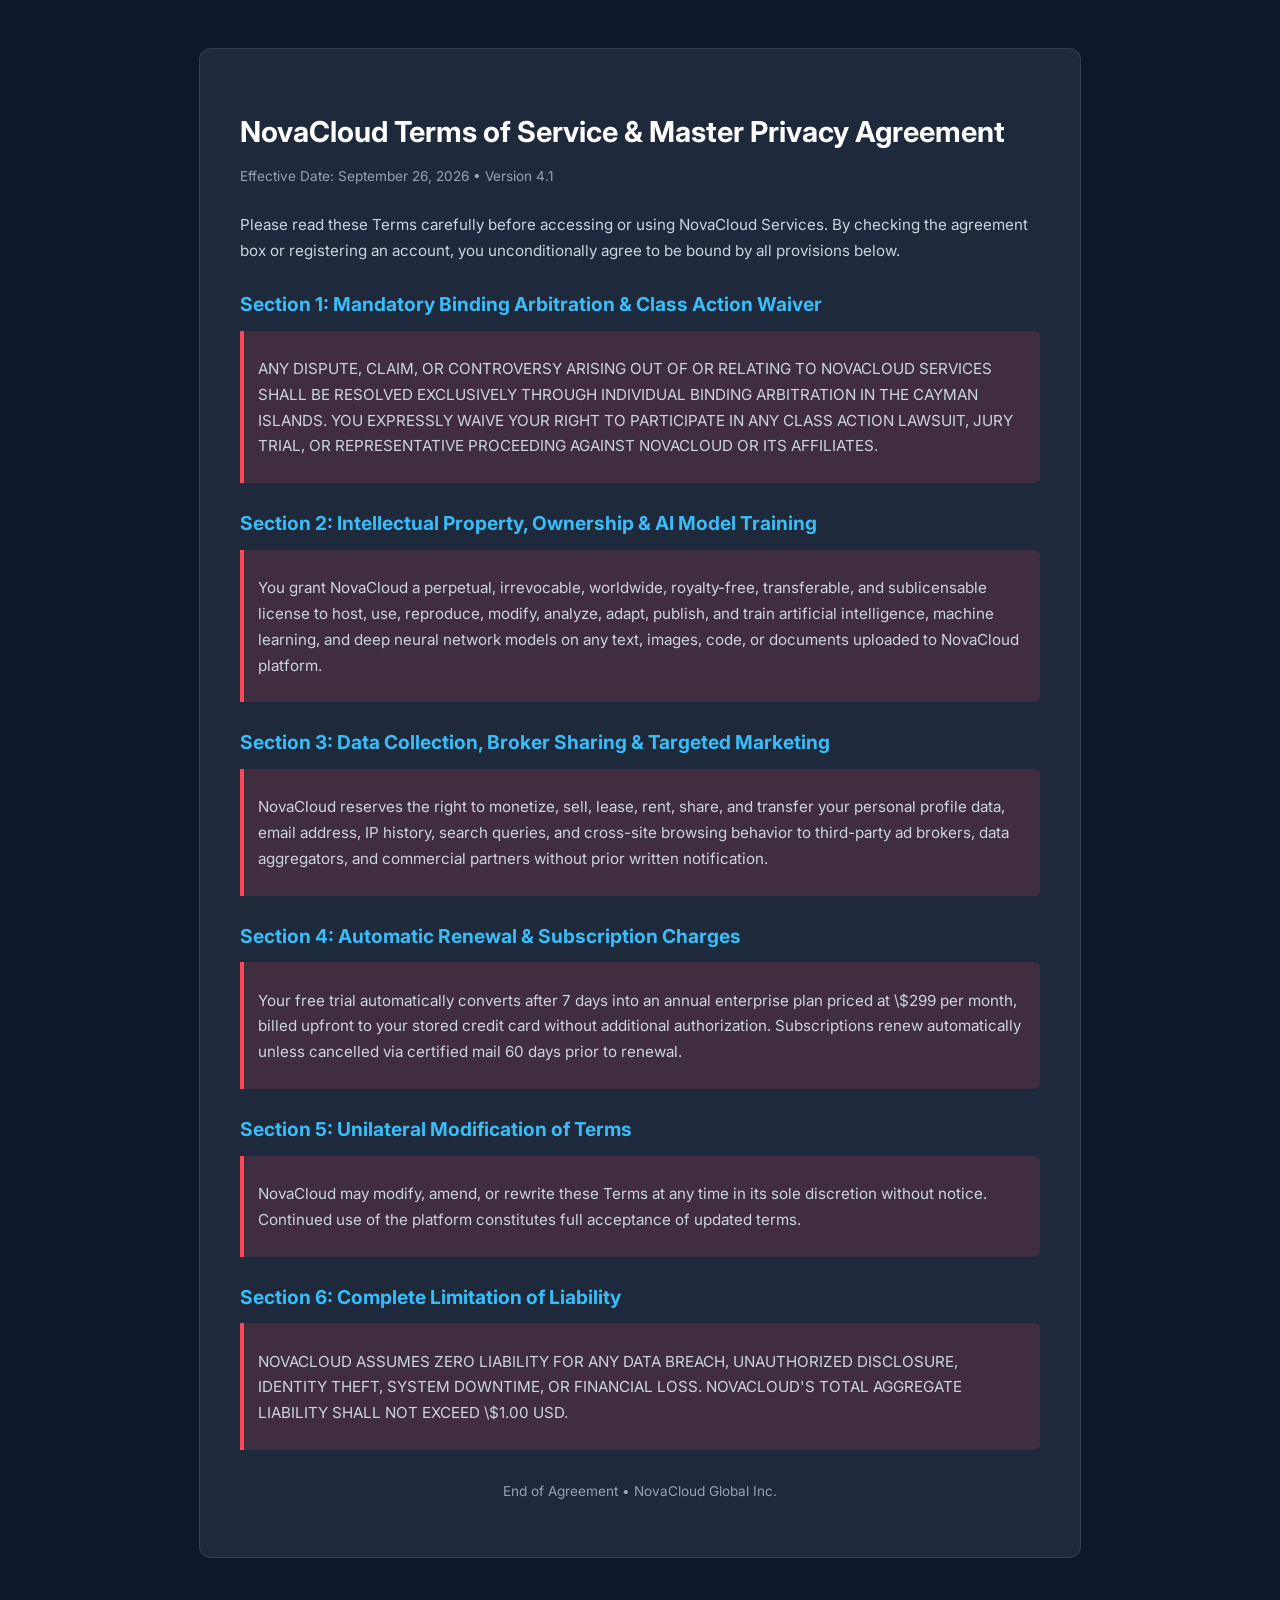
<file: demo/terms.html>
<!DOCTYPE html>
<html lang="en">
<head>
  <meta charset="UTF-8">
  <meta name="viewport" content="width=device-width, initial-scale=1.0">
  <title>NovaCloud Services - Terms of Service & Privacy Policy</title>
  <link href="https://fonts.googleapis.com/css2?family=Inter:wght@400;500;600;700&display=swap" rel="stylesheet">
  <style>
    body {
      background: #0f172a;
      color: #cbd5e1;
      font-family: 'Inter', sans-serif;
      line-height: 1.7;
      padding: 40px 20px;
    }

    .container {
      max-width: 800px;
      margin: 0 auto;
      background: #1e293b;
      padding: 40px;
      border-radius: 12px;
      border: 1px solid rgba(255,255,255,0.1);
    }

    h1 { color: #fff; margin-bottom: 8px; font-size: 1.8rem; }
    .meta { color: #94a3b8; font-size: 0.85rem; margin-bottom: 24px; }
    h2 { color: #38bdf8; margin-top: 24px; margin-bottom: 10px; font-size: 1.2rem; }
    p { margin-bottom: 14px; font-size: 0.95rem; }
    
    .clause-highlight-demo {
      background: rgba(255, 71, 87, 0.15);
      border-left: 4px solid #ff4757;
      padding: 10px 14px;
      margin: 10px 0;
      border-radius: 0 6px 6px 0;
    }
  </style>
</head>
<body>

  <div class="container">
    <h1>NovaCloud Terms of Service & Master Privacy Agreement</h1>
    <div class="meta">Effective Date: September 26, 2026 • Version 4.1</div>

    <p>Please read these Terms carefully before accessing or using NovaCloud Services. By checking the agreement box or registering an account, you unconditionally agree to be bound by all provisions below.</p>

    <h2>Section 1: Mandatory Binding Arbitration & Class Action Waiver</h2>
    <div class="clause-highlight-demo">
      <p>ANY DISPUTE, CLAIM, OR CONTROVERSY ARISING OUT OF OR RELATING TO NOVACLOUD SERVICES SHALL BE RESOLVED EXCLUSIVELY THROUGH INDIVIDUAL BINDING ARBITRATION IN THE CAYMAN ISLANDS. YOU EXPRESSLY WAIVE YOUR RIGHT TO PARTICIPATE IN ANY CLASS ACTION LAWSUIT, JURY TRIAL, OR REPRESENTATIVE PROCEEDING AGAINST NOVACLOUD OR ITS AFFILIATES.</p>
    </div>

    <h2>Section 2: Intellectual Property, Ownership & AI Model Training</h2>
    <div class="clause-highlight-demo">
      <p>You grant NovaCloud a perpetual, irrevocable, worldwide, royalty-free, transferable, and sublicensable license to host, use, reproduce, modify, analyze, adapt, publish, and train artificial intelligence, machine learning, and deep neural network models on any text, images, code, or documents uploaded to NovaCloud platform.</p>
    </div>

    <h2>Section 3: Data Collection, Broker Sharing & Targeted Marketing</h2>
    <div class="clause-highlight-demo">
      <p>NovaCloud reserves the right to monetize, sell, lease, rent, share, and transfer your personal profile data, email address, IP history, search queries, and cross-site browsing behavior to third-party ad brokers, data aggregators, and commercial partners without prior written notification.</p>
    </div>

    <h2>Section 4: Automatic Renewal & Subscription Charges</h2>
    <div class="clause-highlight-demo">
      <p>Your free trial automatically converts after 7 days into an annual enterprise plan priced at \$299 per month, billed upfront to your stored credit card without additional authorization. Subscriptions renew automatically unless cancelled via certified mail 60 days prior to renewal.</p>
    </div>

    <h2>Section 5: Unilateral Modification of Terms</h2>
    <div class="clause-highlight-demo">
      <p>NovaCloud may modify, amend, or rewrite these Terms at any time in its sole discretion without notice. Continued use of the platform constitutes full acceptance of updated terms.</p>
    </div>

    <h2>Section 6: Complete Limitation of Liability</h2>
    <div class="clause-highlight-demo">
      <p>NOVACLOUD ASSUMES ZERO LIABILITY FOR ANY DATA BREACH, UNAUTHORIZED DISCLOSURE, IDENTITY THEFT, SYSTEM DOWNTIME, OR FINANCIAL LOSS. NOVACLOUD'S TOTAL AGGREGATE LIABILITY SHALL NOT EXCEED \$1.00 USD.</p>
    </div>

    <p style="margin-top: 30px; font-size: 0.85rem; color: #94a3b8; text-align: center;">
      End of Agreement • NovaCloud Global Inc.
    </p>
  </div>

</body>
</html>
</file>
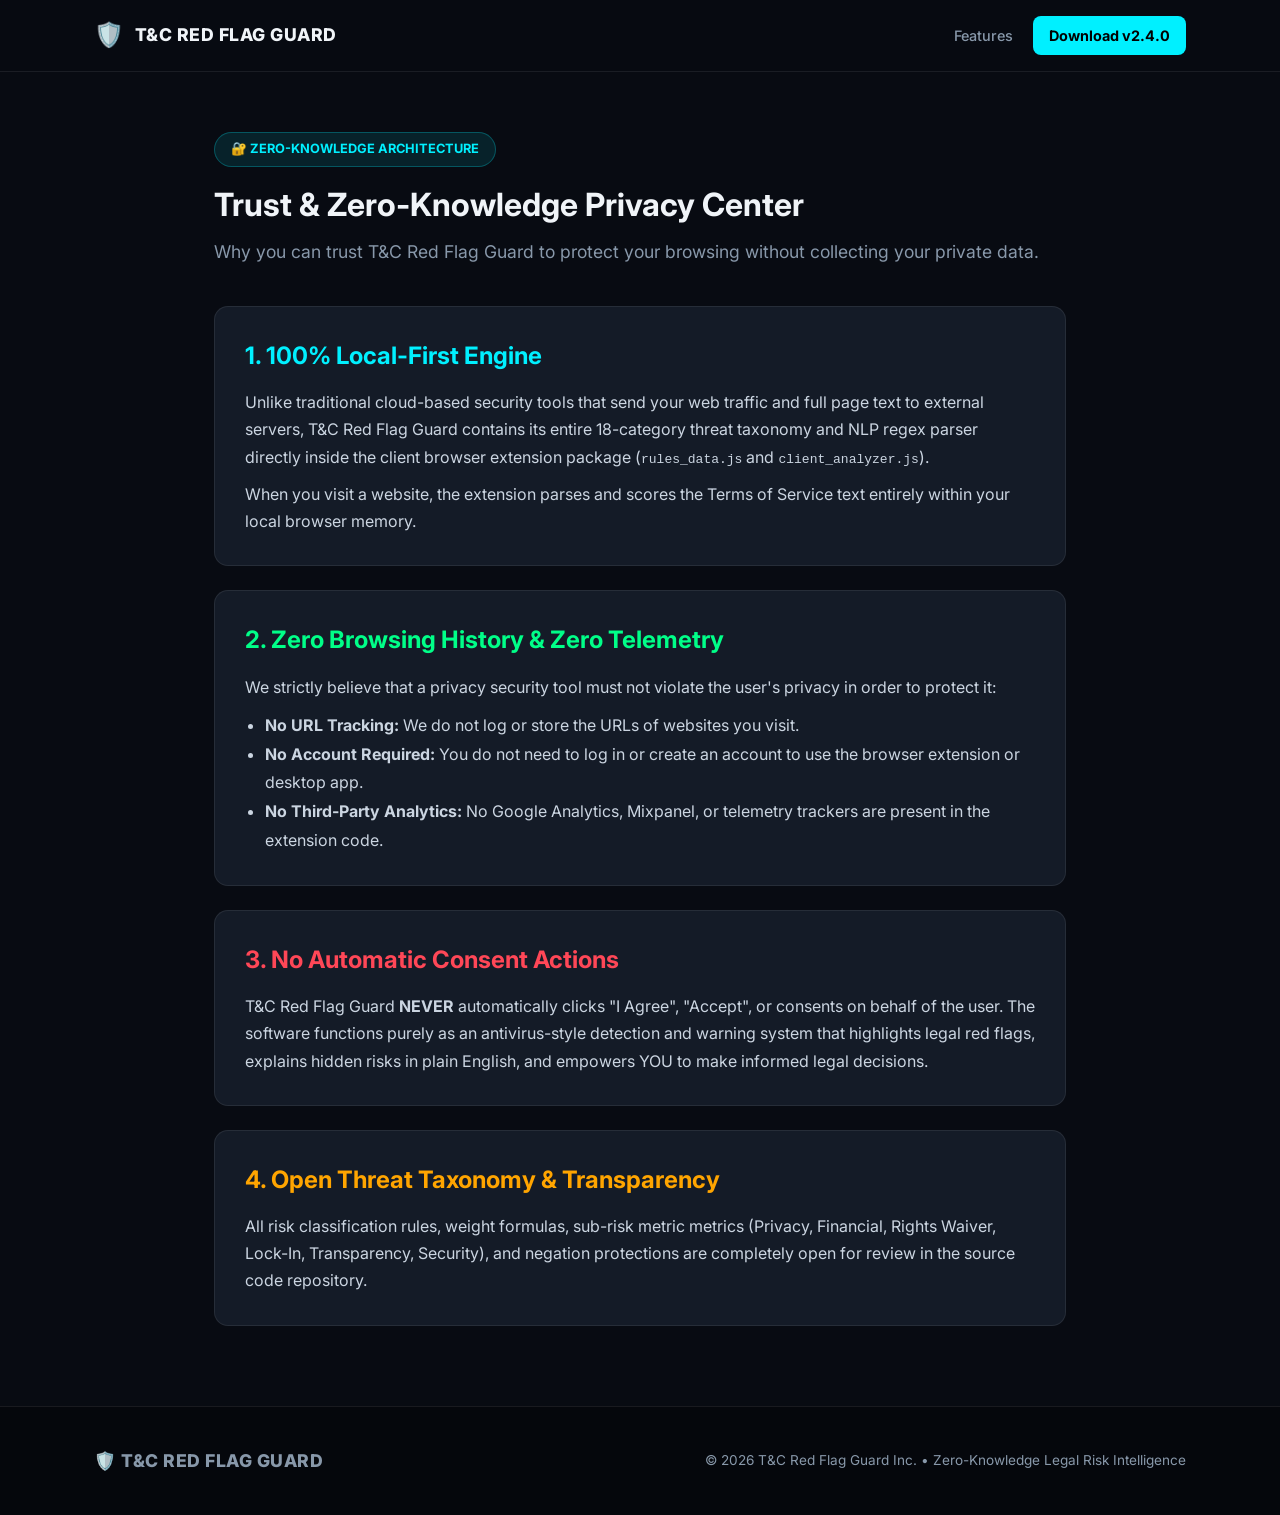
<file: website/trust.html>
<!DOCTYPE html>
<html lang="en">
<head>
  <meta charset="UTF-8">
  <meta name="viewport" content="width=device-width, initial-scale=1.0">
  <title>Trust & Zero-Knowledge Privacy Center - T&C Red Flag Guard</title>
  <link rel="stylesheet" href="css/style.css">
  <link href="https://fonts.googleapis.com/css2?family=JetBrains+Mono:wght@400;600;700&family=Inter:wght@400;500;600;700;800&display=swap" rel="stylesheet">
</head>
<body>

  <header class="navbar">
    <div class="nav-container">
      <a href="index.html" class="brand" style="text-decoration:none; color:inherit;">
        <span class="brand-icon">🛡️</span>
        <span class="brand-name">T&C RED FLAG GUARD</span>
      </a>
      <nav class="nav-links">
        <a href="index.html#features">Features</a>
        <a href="index.html#download" class="nav-btn-primary">Download v2.4.0</a>
      </nav>
    </div>
  </header>

  <main class="container" style="padding-top: 60px; padding-bottom: 80px; max-width: 900px;">
    <div class="section-header" style="text-align: left; margin-bottom: 40px;">
      <div class="hero-badge" style="display:inline-block; margin-bottom: 12px;">🔐 ZERO-KNOWLEDGE ARCHITECTURE</div>
      <h1>Trust & Zero-Knowledge Privacy Center</h1>
      <p style="color:#8898aa; font-size:1.1rem; margin-top:8px;">
        Why you can trust T&C Red Flag Guard to protect your browsing without collecting your private data.
      </p>
    </div>

    <div class="card" style="background:#141b27; border:1px solid rgba(255,255,255,0.08); padding:30px; border-radius:14px; margin-bottom:24px;">
      <h2 style="color:#00f0ff; margin-bottom:14px;">1. 100% Local-First Engine</h2>
      <p style="color:#cbd5e1; line-height:1.7;">
        Unlike traditional cloud-based security tools that send your web traffic and full page text to external servers, T&C Red Flag Guard contains its entire 18-category threat taxonomy and NLP regex parser directly inside the client browser extension package (<code>rules_data.js</code> and <code>client_analyzer.js</code>).
      </p>
      <p style="color:#cbd5e1; line-height:1.7; margin-top:10px;">
        When you visit a website, the extension parses and scores the Terms of Service text entirely within your local browser memory.
      </p>
    </div>

    <div class="card" style="background:#141b27; border:1px solid rgba(255,255,255,0.08); padding:30px; border-radius:14px; margin-bottom:24px;">
      <h2 style="color:#00ff88; margin-bottom:14px;">2. Zero Browsing History & Zero Telemetry</h2>
      <p style="color:#cbd5e1; line-height:1.7;">
        We strictly believe that a privacy security tool must not violate the user's privacy in order to protect it:
      </p>
      <ul style="color:#cbd5e1; margin-left:20px; margin-top:10px; line-height:1.8;">
        <li><strong>No URL Tracking:</strong> We do not log or store the URLs of websites you visit.</li>
        <li><strong>No Account Required:</strong> You do not need to log in or create an account to use the browser extension or desktop app.</li>
        <li><strong>No Third-Party Analytics:</strong> No Google Analytics, Mixpanel, or telemetry trackers are present in the extension code.</li>
      </ul>
    </div>

    <div class="card" style="background:#141b27; border:1px solid rgba(255,255,255,0.08); padding:30px; border-radius:14px; margin-bottom:24px;">
      <h2 style="color:#ff4757; margin-bottom:14px;">3. No Automatic Consent Actions</h2>
      <p style="color:#cbd5e1; line-height:1.7;">
        T&C Red Flag Guard <strong>NEVER</strong> automatically clicks "I Agree", "Accept", or consents on behalf of the user. The software functions purely as an antivirus-style detection and warning system that highlights legal red flags, explains hidden risks in plain English, and empowers YOU to make informed legal decisions.
      </p>
    </div>

    <div class="card" style="background:#141b27; border:1px solid rgba(255,255,255,0.08); padding:30px; border-radius:14px;">
      <h2 style="color:#ffa500; margin-bottom:14px;">4. Open Threat Taxonomy & Transparency</h2>
      <p style="color:#cbd5e1; line-height:1.7;">
        All risk classification rules, weight formulas, sub-risk metric metrics (Privacy, Financial, Rights Waiver, Lock-In, Transparency, Security), and negation protections are completely open for review in the source code repository.
      </p>
    </div>
  </main>

  <footer class="footer">
    <div class="container footer-content">
      <div class="brand">
        <span>🛡️ T&C RED FLAG GUARD</span>
      </div>
      <p>© 2026 T&C Red Flag Guard Inc. • Zero-Knowledge Legal Risk Intelligence</p>
    </div>
  </footer>

</body>
</html>
</file>
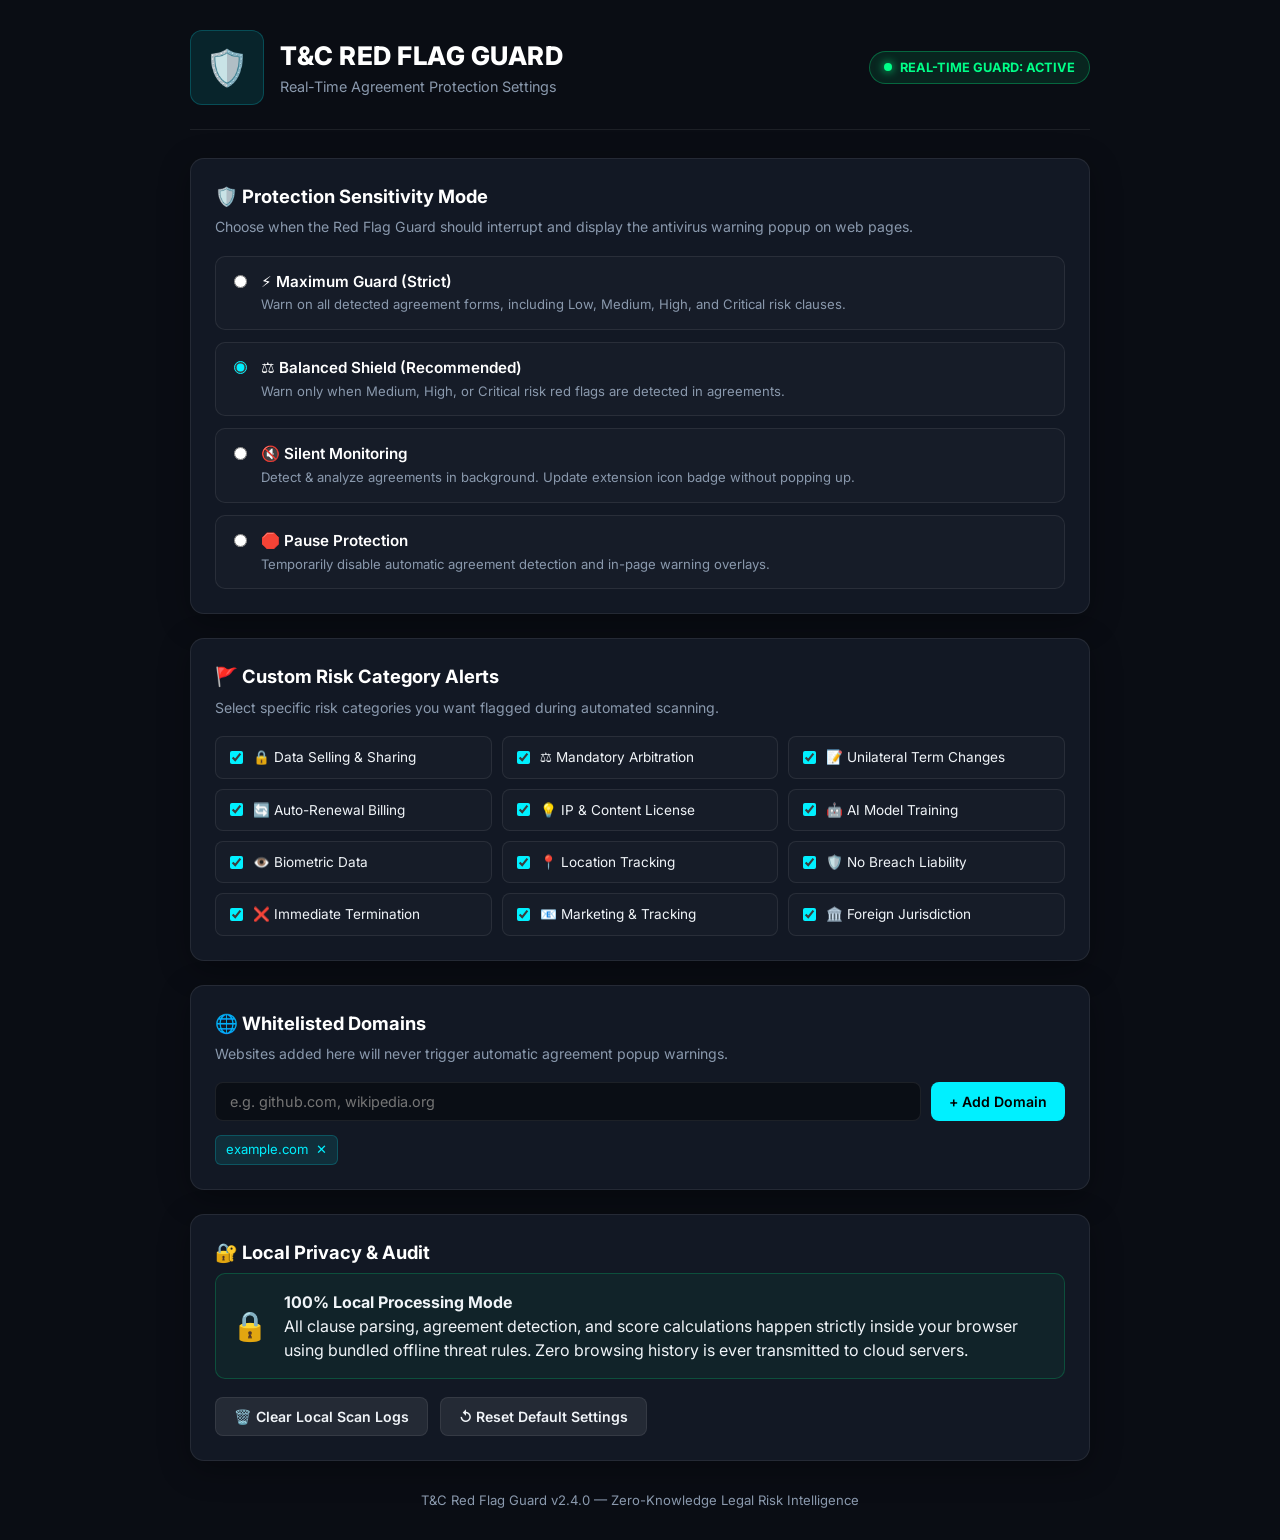
<file: extension/options/settings.html>
<!DOCTYPE html>
<html lang="en">
<head>
  <meta charset="UTF-8">
  <meta name="viewport" content="width=device-width, initial-scale=1.0">
  <title>T&C Red Flag Guard - Extension Settings</title>
  <link rel="stylesheet" href="settings.css">
  <link href="https://fonts.googleapis.com/css2?family=JetBrains+Mono:wght@400;600;700&family=Inter:wght@400;500;600;700;800&display=swap" rel="stylesheet">
</head>
<body>
  <div class="settings-container">
    <header class="settings-header">
      <div class="header-brand">
        <div class="brand-icon">🛡️</div>
        <div>
          <h1>T&C RED FLAG GUARD</h1>
          <p class="subtitle">Real-Time Agreement Protection Settings</p>
        </div>
      </div>
      <div class="header-status">
        <span class="status-badge active"><span class="pulse-dot"></span> REAL-TIME GUARD: ACTIVE</span>
      </div>
    </header>

    <div class="settings-grid">
      <!-- Protection Level Mode -->
      <section class="card settings-card">
        <h2>🛡️ Protection Sensitivity Mode</h2>
        <p class="card-desc">Choose when the Red Flag Guard should interrupt and display the antivirus warning popup on web pages.</p>
        
        <div class="radio-options">
          <label class="radio-card">
            <input type="radio" name="protectionLevel" value="maximum">
            <div class="radio-content">
              <div class="radio-title">⚡ Maximum Guard (Strict)</div>
              <div class="radio-desc">Warn on all detected agreement forms, including Low, Medium, High, and Critical risk clauses.</div>
            </div>
          </label>

          <label class="radio-card selected">
            <input type="radio" name="protectionLevel" value="balanced" checked>
            <div class="radio-content">
              <div class="radio-title">⚖️ Balanced Shield (Recommended)</div>
              <div class="radio-desc">Warn only when Medium, High, or Critical risk red flags are detected in agreements.</div>
            </div>
          </label>

          <label class="radio-card">
            <input type="radio" name="protectionLevel" value="silent">
            <div class="radio-content">
              <div class="radio-title">🔇 Silent Monitoring</div>
              <div class="radio-desc">Detect & analyze agreements in background. Update extension icon badge without popping up.</div>
            </div>
          </label>

          <label class="radio-card">
            <input type="radio" name="protectionLevel" value="paused">
            <div class="radio-content">
              <div class="radio-title">🛑 Pause Protection</div>
              <div class="radio-desc">Temporarily disable automatic agreement detection and in-page warning overlays.</div>
            </div>
          </label>
        </div>
      </section>

      <!-- Category Alert Filters -->
      <section class="card settings-card">
        <h2>🚩 Custom Risk Category Alerts</h2>
        <p class="card-desc">Select specific risk categories you want flagged during automated scanning.</p>

        <div class="category-grid" id="categoryGrid">
          <!-- Populated by JS -->
        </div>
      </section>

      <!-- Domain Exclusions / Whitelist -->
      <section class="card settings-card">
        <h2>🌐 Whitelisted Domains</h2>
        <p class="card-desc">Websites added here will never trigger automatic agreement popup warnings.</p>

        <div class="whitelist-input-group">
          <input type="text" id="whitelistInput" placeholder="e.g. github.com, wikipedia.org" class="whitelist-input">
          <button id="addWhitelistBtn" class="btn btn-primary">+ Add Domain</button>
        </div>

        <div class="whitelist-tags" id="whitelistTags">
          <!-- Dynamic tags -->
        </div>
      </section>

      <!-- Privacy & Local Data Control -->
      <section class="card settings-card">
        <h2>🔐 Local Privacy & Audit</h2>
        <div class="privacy-status-box">
          <div class="privacy-icon">🔒</div>
          <div>
            <strong>100% Local Processing Mode</strong>
            <p>All clause parsing, agreement detection, and score calculations happen strictly inside your browser using bundled offline threat rules. Zero browsing history is ever transmitted to cloud servers.</p>
          </div>
        </div>

        <div class="action-buttons">
          <button id="clearHistoryBtn" class="btn btn-secondary">🗑️ Clear Local Scan Logs</button>
          <button id="resetDefaultsBtn" class="btn btn-secondary">↺ Reset Default Settings</button>
        </div>
      </section>
    </div>

    <footer class="settings-footer">
      <div id="saveToast" class="save-toast hidden">✓ Settings saved automatically</div>
      <p>T&C Red Flag Guard v2.4.0 — Zero-Knowledge Legal Risk Intelligence</p>
    </footer>
  </div>

  <script src="settings.js"></script>
</body>
</html>
</file>
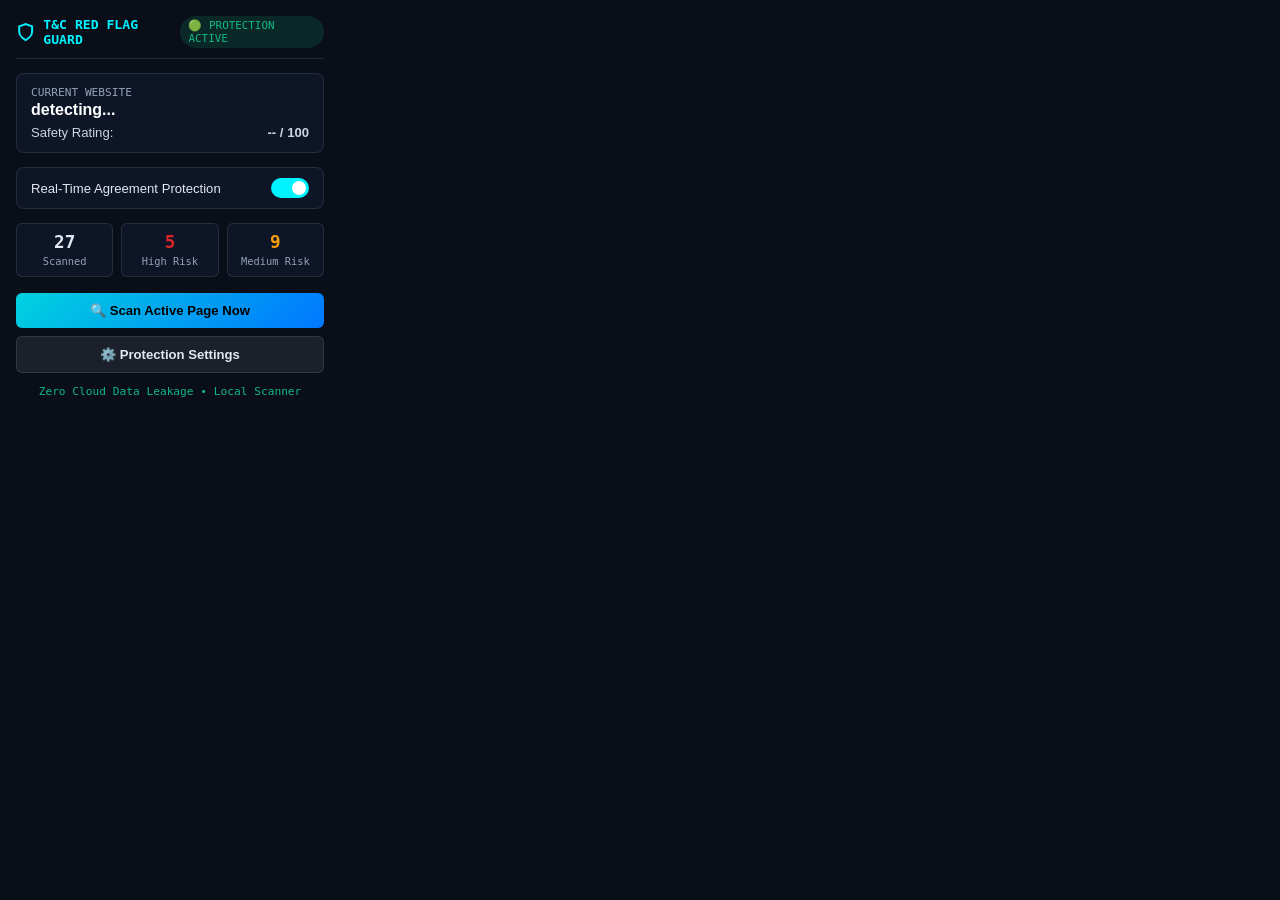
<file: extension/popup/popup.html>
<!DOCTYPE html>
<html lang="en">
<head>
  <meta charset="UTF-8">
  <title>T&C Red Flag Guard</title>
  <link rel="stylesheet" href="popup.css">
</head>
<body>

  <div class="popup-container">
    <div class="header">
      <div class="brand">
        <svg viewBox="0 0 24 24" width="20" height="20" fill="none" stroke="var(--cyan)" stroke-width="2.5"><path d="M12 22s8-4 8-10V5l-8-3-8 3v7c0 6 8 10 8 10z"/></svg>
        <span>T&C RED FLAG GUARD</span>
      </div>
      <div class="status-badge" id="status-badge">🟢 PROTECTION ACTIVE</div>
    </div>

    <div class="site-card">
      <div class="sc-label">CURRENT WEBSITE</div>
      <div id="site-domain" class="sc-domain">detecting...</div>
      <div id="site-score-row" class="sc-score-row">
        <span>Safety Rating:</span>
        <strong id="site-score-val">-- / 100</strong>
      </div>
    </div>

    <div class="toggle-row">
      <span>Real-Time Agreement Protection</span>
      <label class="switch">
        <input type="checkbox" id="chk-toggle-protection" checked>
        <span class="slider"></span>
      </label>
    </div>

    <div class="stats-row">
      <div class="stat-box">
        <span class="stat-num" id="stat-scanned">27</span>
        <span class="stat-lbl">Scanned</span>
      </div>
      <div class="stat-box">
        <span class="stat-num text-crimson" id="stat-high">5</span>
        <span class="stat-lbl">High Risk</span>
      </div>
      <div class="stat-box">
        <span class="stat-num text-amber" id="stat-med">9</span>
        <span class="stat-lbl">Medium Risk</span>
      </div>
    </div>

    <div class="actions-group">
      <button type="button" id="btn-scan-current" class="btn btn-primary">
        🔍 Scan Active Page Now
      </button>
      <button type="button" id="btn-open-options" class="btn btn-secondary">
        ⚙️ Protection Settings
      </button>
    </div>

    <div class="footer-note">
      Zero Cloud Data Leakage &bull; Local Scanner
    </div>
  </div>

  <script src="popup.js"></script>
</body>
</html>
</file>
<file: desktop/styles.css>
:root {
  --bg-dark: #080a0f;
  --bg-sidebar: #0d111a;
  --bg-card: #141b27;
  --bg-hover: #1c2638;
  --border-color: rgba(255, 255, 255, 0.08);
  --cyan-accent: #00f0ff;
  --cyan-glow: rgba(0, 240, 255, 0.25);
  --green-glow: #00ff88;
  --red-alert: #ff4757;
  --orange-warn: #ffa500;
  --text-main: #f0f4f8;
  --text-muted: #8898aa;
}

* {
  box-sizing: border-box;
  margin: 0;
  padding: 0;
  user-select: none;
}

body {
  background-color: var(--bg-dark);
  color: var(--text-main);
  font-family: 'Inter', system-ui, -apple-system, sans-serif;
  height: 100vh;
  display: flex;
  flex-direction: column;
  overflow: hidden;
}

/* Titlebar */
.titlebar {
  height: 40px;
  background: #05070a;
  border-bottom: 1px solid var(--border-color);
  display: flex;
  align-items: center;
  justify-content: space-between;
  padding: 0 16px;
}

.titlebar-brand {
  display: flex;
  align-items: center;
  gap: 10px;
  font-size: 0.85rem;
  font-weight: 700;
  letter-spacing: 0.5px;
}

.app-badge {
  background: rgba(0, 240, 255, 0.15);
  color: var(--cyan-accent);
  border: 1px solid var(--cyan-glow);
  padding: 2px 6px;
  border-radius: 4px;
  font-size: 0.68rem;
  font-family: 'JetBrains Mono', monospace;
}

.system-status-indicator {
  display: flex;
  align-items: center;
  gap: 8px;
  font-size: 0.75rem;
  font-weight: 600;
  color: var(--green-glow);
  background: rgba(0, 255, 136, 0.08);
  padding: 4px 12px;
  border-radius: 12px;
  border: 1px solid rgba(0, 255, 136, 0.2);
}

.pulse-dot {
  width: 7px;
  height: 7px;
  border-radius: 50%;
  background: var(--green-glow);
  box-shadow: 0 0 8px var(--green-glow);
}

.window-controls {
  display: flex;
  gap: 12px;
  color: var(--text-muted);
  font-size: 0.85rem;
  cursor: pointer;
}

.win-btn:hover {
  color: #fff;
}

/* App Container Layout */
.app-container {
  display: flex;
  flex: 1;
  overflow: hidden;
}

/* Sidebar */
.sidebar {
  width: 240px;
  background: var(--bg-sidebar);
  border-right: 1px solid var(--border-color);
  padding: 20px 12px;
  display: flex;
  flex-direction: column;
}

.nav-section-title {
  font-size: 0.7rem;
  font-weight: 700;
  color: var(--text-muted);
  letter-spacing: 1px;
  margin-bottom: 12px;
  padding-left: 12px;
}

.nav-item {
  display: flex;
  align-items: center;
  gap: 12px;
  padding: 12px 14px;
  border-radius: 10px;
  border: none;
  background: transparent;
  color: var(--text-muted);
  font-family: inherit;
  font-size: 0.9rem;
  font-weight: 600;
  cursor: pointer;
  text-align: left;
  transition: all 0.2s ease;
  margin-bottom: 4px;
}

.nav-item:hover {
  background: var(--bg-hover);
  color: #fff;
}

.nav-item.active {
  background: rgba(0, 240, 255, 0.1);
  color: var(--cyan-accent);
  border: 1px solid var(--cyan-glow);
}

.sidebar-footer {
  margin-top: auto;
  padding-top: 16px;
  border-top: 1px solid var(--border-color);
}

.protection-badge-box {
  display: flex;
  align-items: center;
  gap: 10px;
  background: rgba(0, 0, 0, 0.3);
  padding: 10px 12px;
  border-radius: 8px;
  border: 1px solid var(--border-color);
}

.shield-status-title {
  font-size: 0.8rem;
  font-weight: 700;
  color: #fff;
}

.shield-status-sub {
  font-size: 0.7rem;
  color: var(--green-glow);
}

/* Main Content */
.main-content {
  flex: 1;
  padding: 28px;
  overflow-y: auto;
}

.tab-panel {
  display: none;
}

.tab-panel.active {
  display: block;
}

.panel-header {
  display: flex;
  justify-content: space-between;
  align-items: center;
  margin-bottom: 24px;
}

.panel-header h2 {
  font-size: 1.5rem;
  font-weight: 800;
  color: #fff;
}

.panel-subtitle {
  font-size: 0.88rem;
  color: var(--text-muted);
}

/* Metrics Cards */
.metrics-grid {
  display: grid;
  grid-template-columns: repeat(4, 1fr);
  gap: 16px;
  margin-bottom: 24px;
}

.metric-card {
  background: var(--bg-card);
  border: 1px solid var(--border-color);
  border-radius: 12px;
  padding: 18px;
  box-shadow: 0 4px 20px rgba(0, 0, 0, 0.2);
}

.metric-card.glow-green {
  border-color: rgba(0, 255, 136, 0.3);
  box-shadow: 0 0 15px rgba(0, 255, 136, 0.1);
}

.metric-card.glow-red {
  border-color: rgba(255, 71, 87, 0.3);
  box-shadow: 0 0 15px rgba(255, 71, 87, 0.1);
}

.metric-header {
  display: flex;
  justify-content: space-between;
  align-items: center;
  margin-bottom: 10px;
}

.metric-title {
  font-size: 0.72rem;
  font-weight: 700;
  letter-spacing: 0.5px;
  color: var(--text-muted);
}

.metric-value {
  font-size: 1.8rem;
  font-weight: 800;
  font-family: 'JetBrains Mono', monospace;
  margin-bottom: 4px;
}

.green-text { color: var(--green-glow); }
.red-text { color: var(--red-alert); }

.metric-footnote {
  font-size: 0.75rem;
  color: var(--text-muted);
}

/* Layout Grids */
.two-column-grid {
  display: grid;
  grid-template-columns: 1fr 1fr;
  gap: 20px;
}

.card {
  background: var(--bg-card);
  border: 1px solid var(--border-color);
  border-radius: 12px;
  padding: 20px;
  margin-bottom: 20px;
}

.card h3 {
  font-size: 1.1rem;
  font-weight: 700;
  margin-bottom: 16px;
  color: #fff;
}

.engine-list {
  display: flex;
  flex-direction: column;
  gap: 12px;
}

.engine-item {
  display: flex;
  justify-content: space-between;
  align-items: center;
  padding: 12px 14px;
  background: rgba(0, 0, 0, 0.2);
  border: 1px solid var(--border-color);
  border-radius: 8px;
}

.engine-info {
  display: flex;
  align-items: center;
  gap: 12px;
}

.engine-dot {
  width: 10px;
  height: 10px;
  border-radius: 50%;
  background: var(--green-glow);
  box-shadow: 0 0 8px var(--green-glow);
}

.badge {
  padding: 4px 10px;
  border-radius: 6px;
  font-size: 0.72rem;
  font-weight: 700;
  font-family: 'JetBrains Mono', monospace;
}

.badge-success {
  background: rgba(0, 255, 136, 0.15);
  color: var(--green-glow);
  border: 1px solid rgba(0, 255, 136, 0.3);
}

.recent-alerts-list {
  display: flex;
  flex-direction: column;
  gap: 10px;
}

.alert-item {
  display: flex;
  justify-content: space-between;
  align-items: center;
  padding: 12px;
  background: rgba(255, 71, 87, 0.05);
  border: 1px solid rgba(255, 71, 87, 0.2);
  border-radius: 8px;
}

.alert-item strong {
  color: #fff;
  font-size: 0.9rem;
}

.alert-item p {
  color: var(--text-muted);
  font-size: 0.78rem;
}

/* Log Table */
.table-card {
  padding: 0;
  overflow: hidden;
}

.log-table {
  width: 100%;
  border-collapse: collapse;
  text-align: left;
}

.log-table th {
  background: rgba(0, 0, 0, 0.4);
  padding: 14px 18px;
  font-size: 0.8rem;
  color: var(--text-muted);
  text-transform: uppercase;
  letter-spacing: 0.5px;
  border-bottom: 1px solid var(--border-color);
}

.log-table td {
  padding: 14px 18px;
  font-size: 0.88rem;
  border-bottom: 1px solid var(--border-color);
}

.log-table tr:hover {
  background: rgba(255, 255, 255, 0.02);
}

/* Buttons */
.btn {
  padding: 10px 18px;
  border-radius: 8px;
  font-family: inherit;
  font-size: 0.88rem;
  font-weight: 600;
  cursor: pointer;
  border: none;
  transition: all 0.2s ease;
}

.btn-cyan {
  background: var(--cyan-accent);
  color: #000;
}

.btn-cyan:hover {
  background: #33f3ff;
  box-shadow: 0 0 14px var(--cyan-glow);
}

.btn-secondary {
  background: rgba(255, 255, 255, 0.08);
  color: var(--text-main);
  border: 1px solid var(--border-color);
}

.btn-secondary:hover {
  background: rgba(255, 255, 255, 0.15);
}

.button-group {
  display: flex;
  gap: 10px;
}

/* Browser List */
.browser-status-list {
  display: flex;
  flex-direction: column;
  gap: 12px;
}

.browser-card {
  display: flex;
  align-items: center;
  gap: 14px;
  padding: 14px;
  background: rgba(0, 0, 0, 0.2);
  border: 1px solid var(--border-color);
  border-radius: 10px;
}

.browser-icon {
  font-size: 1.8rem;
}

.browser-details strong {
  color: #fff;
  font-size: 0.95rem;
}

.browser-details p {
  color: var(--text-muted);
  font-size: 0.8rem;
}

.step-list {
  margin-left: 20px;
  margin-bottom: 20px;
  color: var(--text-muted);
  font-size: 0.9rem;
  line-height: 1.8;
}

.card-desc {
  color: var(--text-muted);
  font-size: 0.88rem;
  margin-bottom: 14px;
}

/* Audit Checklist */
.audit-banner {
  display: flex;
  align-items: center;
  gap: 16px;
  background: rgba(0, 255, 136, 0.05);
  border: 1px solid rgba(0, 255, 136, 0.2);
  padding: 20px;
  border-radius: 10px;
  margin-bottom: 20px;
}

.audit-shield {
  font-size: 2.2rem;
}

.audit-checklist {
  display: flex;
  flex-direction: column;
  gap: 14px;
}

.check-item {
  display: flex;
  align-items: flex-start;
  gap: 14px;
  padding: 12px;
  background: rgba(255, 255, 255, 0.02);
  border-radius: 8px;
}

.check-icon {
  color: var(--green-glow);
  font-weight: bold;
}

/* Setting Toggle Switch */
.setting-toggle-row {
  display: flex;
  justify-content: space-between;
  align-items: center;
  padding: 16px 0;
  border-bottom: 1px solid var(--border-color);
}

.setting-toggle-row:last-child {
  border-bottom: none;
}

.switch {
  position: relative;
  display: inline-block;
  width: 44px;
  height: 24px;
}

.switch input { opacity: 0; width: 0; height: 0; }

.slider {
  position: absolute;
  cursor: pointer;
  top: 0; left: 0; right: 0; bottom: 0;
  background-color: rgba(255, 255, 255, 0.2);
  transition: .3s;
  border-radius: 24px;
}

.slider:before {
  position: absolute;
  content: "";
  height: 18px;
  width: 18px;
  left: 3px;
  bottom: 3px;
  background-color: white;
  transition: .3s;
  border-radius: 50%;
}

input:checked + .slider {
  background-color: var(--cyan-accent);
}

input:checked + .slider:before {
  transform: translateX(20px);
}
</file>
<file: website/css/style.css>
:root {
  --bg-dark: #080b12;
  --bg-card: #121824;
  --bg-card-hover: #182030;
  --border-color: rgba(255, 255, 255, 0.08);
  --cyan-accent: #00f0ff;
  --cyan-glow: rgba(0, 240, 255, 0.25);
  --green-glow: #00ff88;
  --red-alert: #ff4757;
  --text-main: #f0f4f8;
  --text-muted: #8898aa;
}

* {
  box-sizing: border-box;
  margin: 0;
  padding: 0;
}

body {
  background-color: var(--bg-dark);
  color: var(--text-main);
  font-family: 'Inter', system-ui, -apple-system, sans-serif;
  line-height: 1.6;
}

.container {
  max-width: 1140px;
  margin: 0 auto;
  padding: 0 24px;
}

/* Navbar */
.navbar {
  background: rgba(8, 11, 18, 0.85);
  backdrop-filter: blur(12px);
  border-bottom: 1px solid var(--border-color);
  position: sticky;
  top: 0;
  z-index: 100;
  padding: 16px 0;
}

.nav-container {
  max-width: 1140px;
  margin: 0 auto;
  padding: 0 24px;
  display: flex;
  justify-content: space-between;
  align-items: center;
}

.brand {
  display: flex;
  align-items: center;
  gap: 10px;
  font-weight: 800;
  font-size: 1.1rem;
  letter-spacing: 0.5px;
}

.brand-icon {
  font-size: 1.5rem;
}

.nav-links {
  display: flex;
  align-items: center;
  gap: 20px;
}

.nav-links a {
  color: var(--text-muted);
  text-decoration: none;
  font-size: 0.9rem;
  font-weight: 500;
  transition: color 0.2s;
}

.nav-links a:hover {
  color: #fff;
}

.nav-btn-outline {
  border: 1px solid var(--cyan-glow);
  color: var(--cyan-accent) !important;
  padding: 8px 16px;
  border-radius: 8px;
}

.nav-btn-primary {
  background: var(--cyan-accent);
  color: #000 !important;
  font-weight: 700 !important;
  padding: 8px 16px;
  border-radius: 8px;
}

/* Hero Section */
.hero {
  padding: 100px 24px 80px;
  text-align: center;
  background: radial-gradient(circle at 50% 20%, rgba(0, 240, 255, 0.08) 0%, transparent 60%);
}

.hero-container {
  max-width: 860px;
  margin: 0 auto;
}

.hero-badge {
  display: inline-flex;
  align-items: center;
  gap: 8px;
  background: rgba(0, 240, 255, 0.1);
  border: 1px solid var(--cyan-glow);
  color: var(--cyan-accent);
  padding: 6px 16px;
  border-radius: 20px;
  font-size: 0.8rem;
  font-weight: 700;
  margin-bottom: 24px;
}

.pulse-dot {
  width: 8px;
  height: 8px;
  border-radius: 50%;
  background: var(--cyan-accent);
  box-shadow: 0 0 10px var(--cyan-accent);
}

.hero-title {
  font-size: 3rem;
  font-weight: 900;
  line-height: 1.15;
  margin-bottom: 20px;
  color: #fff;
}

.gradient-text {
  background: linear-gradient(90deg, #00f0ff, #7000ff);
  -webkit-background-clip: text;
  -webkit-text-fill-color: transparent;
}

.hero-subtitle {
  font-size: 1.15rem;
  color: var(--text-muted);
  margin-bottom: 40px;
  max-width: 720px;
  margin-left: auto;
  margin-right: auto;
}

.cta-group {
  display: flex;
  justify-content: center;
  gap: 20px;
  margin-bottom: 40px;
}

.btn {
  padding: 14px 28px;
  border-radius: 12px;
  border: none;
  cursor: pointer;
  display: flex;
  align-items: center;
  gap: 14px;
  text-align: left;
  transition: all 0.25s ease;
}

.btn-download {
  background: var(--cyan-accent);
  color: #000;
}

.btn-download:hover {
  background: #33f3ff;
  box-shadow: 0 0 25px var(--cyan-glow);
  transform: translateY(-2px);
}

.btn-extension {
  background: var(--bg-card);
  border: 1px solid var(--border-color);
  color: #fff;
}

.btn-extension:hover {
  background: var(--bg-card-hover);
  border-color: rgba(0, 240, 255, 0.4);
  transform: translateY(-2px);
}

.btn-icon {
  font-size: 1.8rem;
}

.btn-text strong {
  display: block;
  font-size: 1rem;
}

.btn-text small {
  font-size: 0.75rem;
  opacity: 0.8;
}

.hero-trust-badges {
  display: flex;
  justify-content: center;
  gap: 24px;
  font-size: 0.85rem;
  color: var(--text-muted);
  flex-wrap: wrap;
}

/* Demo Section */
.demo-section {
  padding: 60px 0;
}

.section-header {
  text-align: center;
  margin-bottom: 50px;
}

.section-header h2 {
  font-size: 2.2rem;
  font-weight: 800;
  color: #fff;
  margin-bottom: 10px;
}

.section-header p {
  color: var(--text-muted);
  font-size: 1rem;
}

.demo-cards-grid {
  display: grid;
  grid-template-columns: repeat(3, 1fr);
  gap: 24px;
}

.demo-card {
  background: var(--bg-card);
  border: 1px solid var(--border-color);
  border-radius: 16px;
  padding: 30px;
  display: flex;
  flex-direction: column;
}

.demo-card-icon {
  font-size: 2.5rem;
  margin-bottom: 16px;
}

.demo-card h3 {
  font-size: 1.2rem;
  font-weight: 700;
  color: #fff;
  margin-bottom: 10px;
}

.demo-card p {
  color: var(--text-muted);
  font-size: 0.9rem;
  margin-bottom: 24px;
  flex: 1;
}

.btn-card {
  display: inline-block;
  text-align: center;
  padding: 12px;
  border-radius: 8px;
  background: rgba(255,255,255,0.06);
  border: 1px solid var(--border-color);
  color: #fff;
  text-decoration: none;
  font-weight: 600;
  font-size: 0.9rem;
  transition: all 0.2s;
}

.btn-card:hover {
  background: var(--cyan-accent);
  color: #000;
}

/* Steps & Features */
.how-it-works, .features-section {
  padding: 80px 0;
}

.steps-grid {
  display: grid;
  grid-template-columns: repeat(3, 1fr);
  gap: 24px;
}

.step-card {
  background: var(--bg-card);
  border: 1px solid var(--border-color);
  border-radius: 16px;
  padding: 32px;
  position: relative;
}

.step-number {
  font-size: 2rem;
  font-weight: 900;
  font-family: 'JetBrains Mono', monospace;
  color: rgba(0, 240, 255, 0.3);
  margin-bottom: 16px;
}

.step-card h3 {
  font-size: 1.15rem;
  font-weight: 700;
  color: #fff;
  margin-bottom: 10px;
}

.step-card p {
  color: var(--text-muted);
  font-size: 0.9rem;
}

.features-grid {
  display: grid;
  grid-template-columns: repeat(3, 1fr);
  gap: 20px;
}

.feature-box {
  background: var(--bg-card);
  border: 1px solid var(--border-color);
  border-radius: 12px;
  padding: 24px;
}

.feature-icon {
  font-size: 2rem;
  margin-bottom: 12px;
}

.feature-box h4 {
  font-size: 1.05rem;
  font-weight: 700;
  color: #fff;
  margin-bottom: 8px;
}

.feature-box p {
  color: var(--text-muted);
  font-size: 0.88rem;
}

/* Install Guide */
.install-section {
  padding: 60px 0 80px;
}

.install-box {
  background: linear-gradient(135deg, #101726, #161e30);
  border: 1px solid var(--cyan-glow);
  border-radius: 20px;
  padding: 40px;
}

.install-box h2 {
  font-size: 1.6rem;
  font-weight: 800;
  color: #fff;
  margin-bottom: 8px;
}

.install-box > p {
  color: var(--text-muted);
  margin-bottom: 28px;
}

.install-steps {
  display: flex;
  flex-direction: column;
  gap: 16px;
}

.install-step {
  display: flex;
  align-items: flex-start;
  gap: 16px;
  background: rgba(0, 0, 0, 0.3);
  padding: 16px;
  border-radius: 10px;
  border: 1px solid var(--border-color);
}

.step-num {
  background: var(--cyan-accent);
  color: #000;
  width: 28px;
  height: 28px;
  border-radius: 50%;
  display: flex;
  align-items: center;
  justify-content: center;
  font-weight: 800;
  font-size: 0.9rem;
}

.install-step strong { color: #fff; font-size: 0.95rem; }
.install-step p { color: var(--text-muted); font-size: 0.85rem; margin-top: 2px; }

/* Footer */
.footer {
  border-top: 1px solid var(--border-color);
  padding: 40px 0;
  background: #05070c;
}

.footer-content {
  display: flex;
  justify-content: space-between;
  align-items: center;
  color: var(--text-muted);
  font-size: 0.85rem;
}

.footer-links {
  display: flex;
  gap: 20px;
}

.footer-links a {
  color: var(--text-muted);
  text-decoration: none;
}

.footer-links a:hover { color: #fff; }
</file>
<file: extension/options/settings.css>
:root {
  --bg-dark: #0a0d14;
  --bg-card: #121824;
  --bg-card-hover: #182030;
  --border-color: rgba(255, 255, 255, 0.08);
  --cyan-accent: #00f0ff;
  --cyan-glow: rgba(0, 240, 255, 0.2);
  --green-glow: #00ff88;
  --red-alert: #ff4757;
  --text-main: #f0f4f8;
  --text-muted: #8a99ad;
}

* {
  box-sizing: border-box;
  margin: 0;
  padding: 0;
}

body {
  background-color: var(--bg-dark);
  color: var(--text-main);
  font-family: 'Inter', system-ui, -apple-system, sans-serif;
  line-height: 1.5;
  padding: 30px;
}

.settings-container {
  max-width: 900px;
  margin: 0 auto;
}

.settings-header {
  display: flex;
  justify-content: space-between;
  align-items: center;
  padding-bottom: 24px;
  border-bottom: 1px solid var(--border-color);
  margin-bottom: 28px;
}

.header-brand {
  display: flex;
  align-items: center;
  gap: 16px;
}

.brand-icon {
  font-size: 2.2rem;
  background: rgba(0, 240, 255, 0.1);
  padding: 10px 14px;
  border-radius: 12px;
  border: 1px solid var(--cyan-glow);
}

.settings-header h1 {
  font-size: 1.6rem;
  font-weight: 800;
  letter-spacing: 0.5px;
  color: #ffffff;
}

.subtitle {
  color: var(--text-muted);
  font-size: 0.9rem;
}

.status-badge {
  background: rgba(0, 255, 136, 0.1);
  border: 1px solid rgba(0, 255, 136, 0.3);
  color: var(--green-glow);
  padding: 6px 14px;
  border-radius: 20px;
  font-size: 0.8rem;
  font-weight: 700;
  display: flex;
  align-items: center;
  gap: 8px;
}

.pulse-dot {
  width: 8px;
  height: 8px;
  border-radius: 50%;
  background: var(--green-glow);
  box-shadow: 0 0 10px var(--green-glow);
}

.settings-grid {
  display: flex;
  flex-direction: column;
  gap: 24px;
}

.card {
  background: var(--bg-card);
  border: 1px solid var(--border-color);
  border-radius: 14px;
  padding: 24px;
  box-shadow: 0 8px 32px rgba(0,0,0,0.3);
}

.card h2 {
  font-size: 1.15rem;
  font-weight: 700;
  margin-bottom: 6px;
  color: #ffffff;
}

.card-desc {
  color: var(--text-muted);
  font-size: 0.88rem;
  margin-bottom: 18px;
}

.radio-options {
  display: flex;
  flex-direction: column;
  gap: 12px;
}

.radio-card {
  display: flex;
  align-items: flex-start;
  gap: 14px;
  padding: 14px 18px;
  border: 1px solid var(--border-color);
  border-radius: 10px;
  background: rgba(255, 255, 255, 0.02);
  cursor: pointer;
  transition: all 0.2s ease;
}

.radio-card:hover {
  background: var(--bg-card-hover);
  border-color: rgba(0, 240, 255, 0.3);
}

.radio-card input[type="radio"] {
  margin-top: 4px;
  accent-color: var(--cyan-accent);
}

.radio-title {
  font-weight: 600;
  font-size: 0.95rem;
  color: #fff;
  margin-bottom: 2px;
}

.radio-desc {
  font-size: 0.82rem;
  color: var(--text-muted);
}

.category-grid {
  display: grid;
  grid-template-columns: repeat(auto-fill, minmax(240px, 1fr));
  gap: 10px;
}

.category-item {
  display: flex;
  align-items: center;
  gap: 10px;
  padding: 10px 14px;
  background: rgba(255, 255, 255, 0.02);
  border: 1px solid var(--border-color);
  border-radius: 8px;
  font-size: 0.85rem;
  cursor: pointer;
}

.category-item input[type="checkbox"] {
  accent-color: var(--cyan-accent);
}

.whitelist-input-group {
  display: flex;
  gap: 10px;
  margin-bottom: 14px;
}

.whitelist-input {
  flex: 1;
  background: rgba(0, 0, 0, 0.4);
  border: 1px solid var(--border-color);
  border-radius: 8px;
  padding: 10px 14px;
  color: #fff;
  font-family: inherit;
  font-size: 0.9rem;
}

.whitelist-input:focus {
  outline: none;
  border-color: var(--cyan-accent);
  box-shadow: 0 0 8px var(--cyan-glow);
}

.whitelist-tags {
  display: flex;
  flex-wrap: wrap;
  gap: 8px;
}

.tag {
  background: rgba(0, 240, 255, 0.1);
  border: 1px solid var(--cyan-glow);
  color: var(--cyan-accent);
  padding: 4px 10px;
  border-radius: 6px;
  font-size: 0.82rem;
  display: flex;
  align-items: center;
  gap: 8px;
}

.tag-remove {
  cursor: pointer;
  font-weight: bold;
}

.tag-remove:hover {
  color: var(--red-alert);
}

.privacy-status-box {
  display: flex;
  gap: 16px;
  align-items: center;
  background: rgba(0, 255, 136, 0.05);
  border: 1px solid rgba(0, 255, 136, 0.2);
  border-radius: 10px;
  padding: 16px;
  margin-bottom: 18px;
}

.privacy-icon {
  font-size: 1.8rem;
}

.action-buttons {
  display: flex;
  gap: 12px;
}

.btn {
  padding: 10px 18px;
  border-radius: 8px;
  font-family: inherit;
  font-size: 0.88rem;
  font-weight: 600;
  cursor: pointer;
  transition: all 0.2s;
  border: none;
}

.btn-primary {
  background: var(--cyan-accent);
  color: #000;
}

.btn-primary:hover {
  background: #33f3ff;
  box-shadow: 0 0 12px var(--cyan-glow);
}

.btn-secondary {
  background: rgba(255, 255, 255, 0.08);
  color: var(--text-main);
  border: 1px solid var(--border-color);
}

.btn-secondary:hover {
  background: rgba(255, 255, 255, 0.15);
}

.settings-footer {
  margin-top: 30px;
  text-align: center;
  color: var(--text-muted);
  font-size: 0.82rem;
  position: relative;
}

.save-toast {
  position: fixed;
  bottom: 24px;
  right: 24px;
  background: #00ff88;
  color: #000;
  padding: 10px 20px;
  border-radius: 8px;
  font-weight: 700;
  box-shadow: 0 4px 20px rgba(0,255,136,0.4);
  transition: opacity 0.3s ease;
}

.save-toast.hidden {
  opacity: 0;
  pointer-events: none;
}
</file>
<file: extension/popup/popup.css>
:root {
  --bg: #090e18;
  --card: rgba(15, 23, 42, 0.9);
  --cyan: #00f2ff;
  --crimson: #dc2626;
  --amber: #f59e0b;
  --green: #10b981;
  --border: rgba(255, 255, 255, 0.1);
}

body {
  margin: 0;
  width: 340px;
  background: var(--bg);
  color: #e2e8f0;
  font-family: -apple-system, BlinkMacSystemFont, 'Segoe UI', Roboto, sans-serif;
  font-size: 14px;
}

.popup-container {
  padding: 16px;
}

.header {
  display: flex;
  align-items: center;
  justify-content: space-between;
  margin-bottom: 14px;
  padding-bottom: 10px;
  border-bottom: 1px solid var(--border);
}

.brand {
  display: flex;
  align-items: center;
  gap: 8px;
  font-weight: 800;
  font-size: 0.82rem;
  color: var(--cyan);
  font-family: monospace;
}

.status-badge {
  font-size: 0.68rem;
  font-family: monospace;
  color: var(--green);
  background: rgba(16, 185, 129, 0.15);
  padding: 3px 8px;
  border-radius: 20px;
}

.site-card {
  background: var(--card);
  border: 1px solid var(--border);
  border-radius: 8px;
  padding: 12px 14px;
  margin-bottom: 14px;
}

.sc-label {
  font-size: 0.7rem;
  font-family: monospace;
  color: #94a3b8;
}

.sc-domain {
  font-size: 1rem;
  font-weight: 700;
  color: #fff;
  margin: 2px 0 6px 0;
}

.sc-score-row {
  display: flex;
  justify-content: space-between;
  font-size: 0.82rem;
  color: #cbd5e1;
}

.toggle-row {
  display: flex;
  align-items: center;
  justify-content: space-between;
  background: var(--card);
  border: 1px solid var(--border);
  border-radius: 8px;
  padding: 10px 14px;
  font-size: 0.82rem;
  margin-bottom: 14px;
}

/* Switch Toggle */
.switch {
  position: relative;
  display: inline-block;
  width: 38px;
  height: 20px;
}
.switch input { opacity: 0; width: 0; height: 0; }
.slider {
  position: absolute; cursor: pointer; inset: 0;
  background-color: #334155; transition: .3s; border-radius: 20px;
}
.slider:before {
  position: absolute; content: ""; height: 14px; width: 14px;
  left: 3px; bottom: 3px; background-color: white; transition: .3s; border-radius: 50%;
}
input:checked + .slider { background-color: var(--cyan); }
input:checked + .slider:before { transform: translateX(18px); }

.stats-row {
  display: grid;
  grid-template-columns: repeat(3, 1fr);
  gap: 8px;
  margin-bottom: 16px;
}

.stat-box {
  background: var(--card);
  border: 1px solid var(--border);
  border-radius: 6px;
  padding: 8px;
  text-align: center;
}

.stat-num {
  font-size: 1.1rem;
  font-weight: 800;
  font-family: monospace;
  display: block;
}

.stat-lbl {
  font-size: 0.65rem;
  color: #94a3b8;
  font-family: monospace;
}

.text-crimson { color: var(--crimson); }
.text-amber { color: var(--amber); }

.actions-group {
  display: flex;
  flex-direction: column;
  gap: 8px;
  margin-bottom: 12px;
}

.btn {
  border: none;
  border-radius: 6px;
  padding: 10px;
  font-weight: 700;
  font-size: 0.82rem;
  cursor: pointer;
}

.btn-primary {
  background: linear-gradient(135deg, #00d2df, #0077ff);
  color: #000;
}

.btn-secondary {
  background: rgba(255, 255, 255, 0.08);
  color: #e2e8f0;
  border: 1px solid var(--border);
}

.footer-note {
  text-align: center;
  font-size: 0.7rem;
  color: var(--green);
  font-family: monospace;
}
</file>
